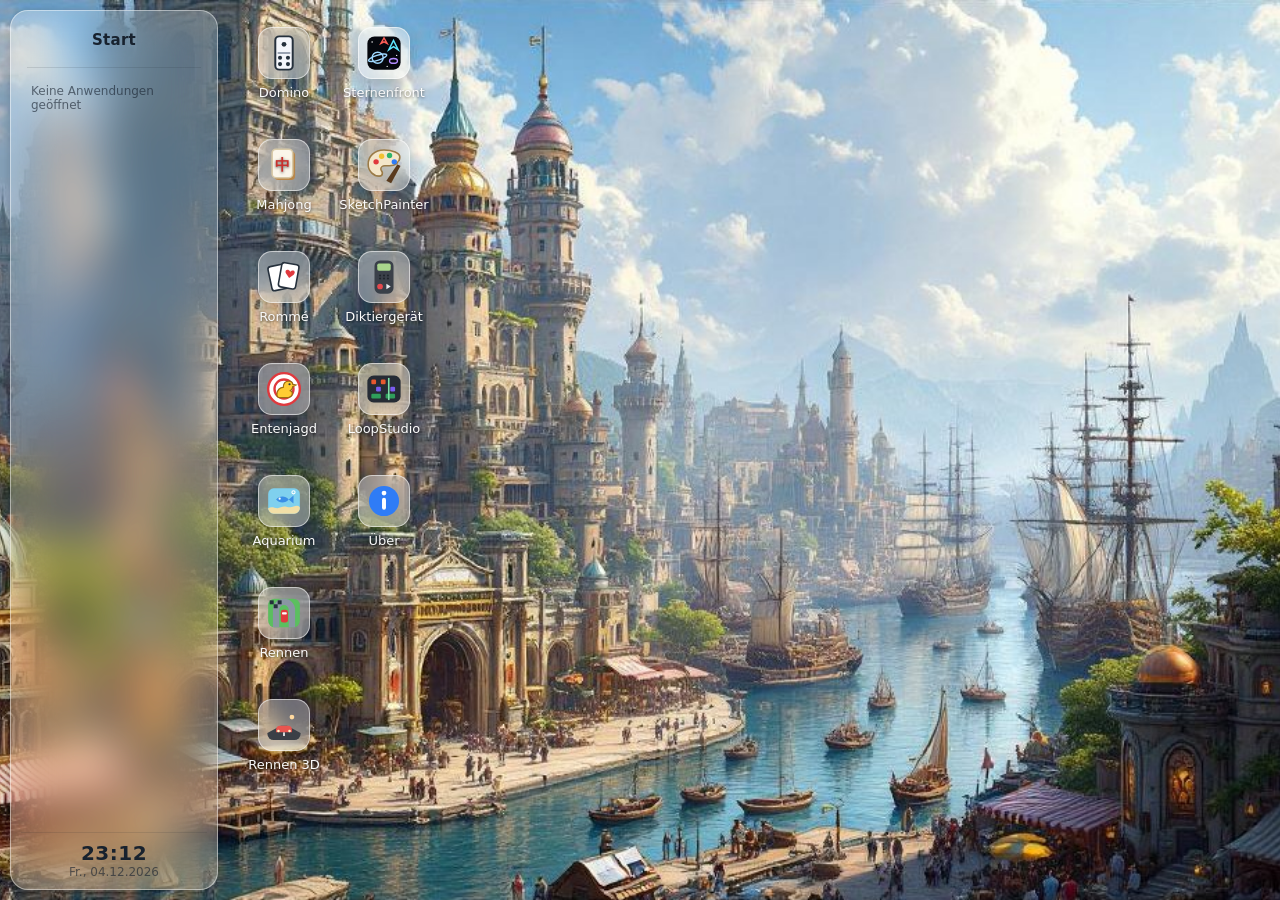
<file: index.html>
<!doctype html>
<html lang="de">
<head>
  <meta charset="utf-8">
  <meta name="viewport" content="width=device-width, initial-scale=1, viewport-fit=cover">
  <title>Spielesammlung</title>
  <meta name="description" content="Eine kleine Spielesammlung im Browser – Domino, Mahjong, Rommé, Entenjagd, Aquarium und Rennen.">
  <link rel="icon" href="data:image/svg+xml,%3Csvg xmlns='http://www.w3.org/2000/svg' viewBox='0 0 64 64'%3E%3Crect x='6' y='6' width='52' height='52' rx='14' fill='%233b82f6'/%3E%3Ccircle cx='24' cy='24' r='6' fill='white'/%3E%3Ccircle cx='40' cy='40' r='6' fill='white'/%3E%3C/svg%3E">
  <script>try { document.documentElement.dataset.os = localStorage.getItem('os.theme') || 'normal'; } catch (_) { document.documentElement.dataset.os = 'normal'; }</script>
  <link rel="stylesheet" href="css/os.css">
</head>
<body>
  <aside class="taskbar glass" aria-label="Taskleiste">
    <button class="start-btn" id="startBtn" aria-haspopup="menu" aria-expanded="false" title="Start">
      <span>Start</span>
    </button>
    <div class="task-sep"></div>
    <nav class="tasks" id="tasks" aria-label="Laufende Anwendungen"></nav>
    <div class="cp-center" aria-hidden="true"><span class="cp-date" id="cpDate"></span><span class="cp-title" id="cpTitle">spielesammlung</span><span class="cp-time" id="cpTime"></span></div>
    <div class="tray">
      <span class="cp-lang" aria-hidden="true">DE</span>
      <div class="clock" id="clock"><span class="time">--:--</span><span class="date"></span></div>
    </div>
  </aside>

  <div class="start-menu glass" id="startMenu" role="menu" hidden>
    <div class="start-head">Start</div>
    <div class="start-list" id="startList"></div>
  </div>

  <main class="desktop" id="desktop">
    <div class="icons" id="icons"></div>
  </main>

  <template id="winTpl">
    <section class="window glass" role="dialog">
      <header class="titlebar">
        <span class="win-icon"></span>
        <span class="win-title"></span>
        <span class="win-path"></span>
        <div class="win-controls">
          <button class="wc min" title="Minimieren" aria-label="Minimieren"><svg viewBox="0 0 12 12"><path d="M2 6h8"/></svg></button>
          <button class="wc max" title="Maximieren" aria-label="Maximieren"><svg viewBox="0 0 12 12"><rect x="2.5" y="2.5" width="7" height="7" rx="1"/></svg></button>
          <button class="wc fill" title="Auf Webseite füllen" aria-label="Auf Webseite füllen"><svg viewBox="0 0 12 12"><path d="M1.5 4.5v-3h3M7.5 1.5h3v3M10.5 7.5v3h-3M4.5 10.5h-3v-3"/></svg></button>
          <button class="wc close" title="Schließen" aria-label="Schließen"><svg viewBox="0 0 12 12"><path d="M3 3l6 6M9 3l-6 6"/></svg></button>
        </div>
      </header>
      <div class="win-body"></div>
      <div class="win-status" aria-hidden="true"><span class="m">NOR</span><span class="f"></span><span class="sp"></span><span class="r">utf-8 │ unix │ 100%</span></div>
      <button class="fill-exit" title="Füllen beenden" aria-label="Füllen beenden"><svg viewBox="0 0 12 12"><path d="M4.5 1.5v3h-3M10.5 4.5h-3v-3M7.5 10.5v-3h3M1.5 7.5h3v3"/></svg><span>Verkleinern</span></button>
      <div class="resize-handle" aria-hidden="true"></div>
    </section>
  </template>

  <script src="js/os.js"></script>
</body>
</html>
</file>
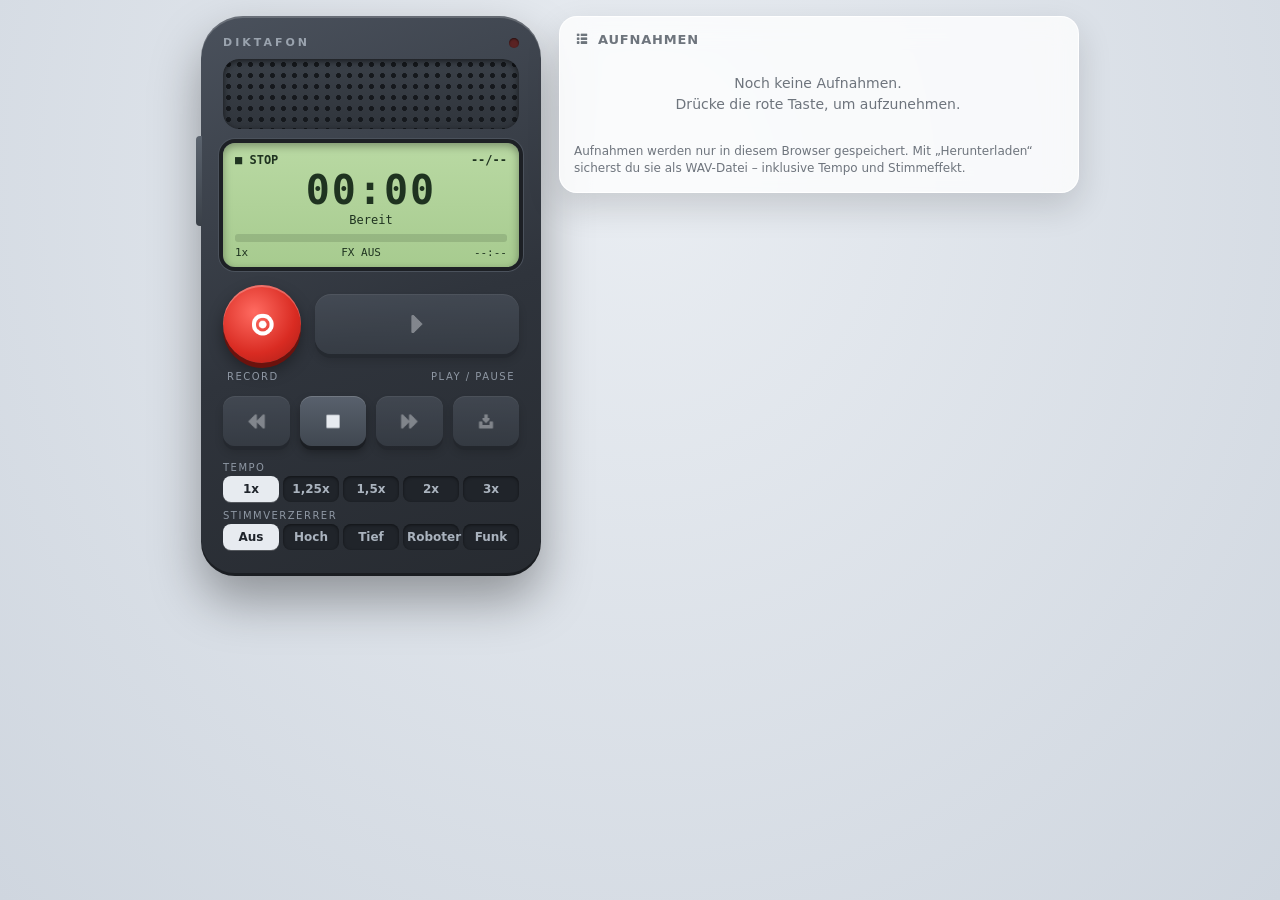
<file: apps/diktiergeraet/index.html>
<!doctype html>
<html lang="de">
<head>
<meta charset="utf-8">
<meta name="viewport" content="width=device-width, initial-scale=1">
<title>Diktiergerät</title>
<link rel="stylesheet" href="../../games/common.css">
<style>
  body {
    background: radial-gradient(ellipse at 50% 20%, #e9edf2 0%, #cfd6df 100%);
    overflow: auto;
  }
  .wrap { display: flex; gap: 18px; justify-content: center; align-items: flex-start; padding: 16px; min-height: 100%; flex-wrap: wrap; }
  .ico { display: inline-block; width: 22px; height: 22px; background: currentColor; -webkit-mask: var(--i) center / contain no-repeat; mask: var(--i) center / contain no-repeat; }

  /* ---------- Gerät ---------- */
  .device {
    width: 340px; flex: none;
    background: linear-gradient(160deg, #4a515c 0%, #2f343c 55%, #272b31 100%);
    border-radius: 42px 42px 34px 34px;
    padding: 20px 22px 26px;
    box-shadow: 0 24px 50px rgba(0,0,0,.35), inset 0 2px 0 rgba(255,255,255,.18), inset 0 -3px 0 rgba(0,0,0,.35);
    color: #d7dce3;
    position: relative;
  }
  .device::before { /* Seitenleiste */
    content: ""; position: absolute; left: -5px; top: 120px; width: 6px; height: 90px; border-radius: 4px 0 0 4px;
    background: linear-gradient(#5b636e, #3a4048);
  }
  .top { display: flex; justify-content: space-between; align-items: center; font-size: 11px; letter-spacing: 2px; color: #9aa3ae; margin-bottom: 10px; }
  .top .brand { font-weight: 700; letter-spacing: 3px; }
  .led { width: 10px; height: 10px; border-radius: 50%; background: #5a2323; box-shadow: inset 0 1px 2px rgba(0,0,0,.6); }
  .led.on { background: #ff3b30; box-shadow: 0 0 10px #ff3b30, inset 0 -1px 2px rgba(0,0,0,.3); animation: blink 1s steps(2) infinite; }
  .led.play { background: #3ddc84; box-shadow: 0 0 10px #3ddc84; animation: none; }
  @keyframes blink { 50% { opacity: .35; } }
  .grille {
    height: 70px; border-radius: 16px; margin-bottom: 14px;
    background: radial-gradient(circle, #15181c 2.2px, transparent 2.6px) 0 0 / 11px 11px, linear-gradient(#3a4048, #30353c);
    box-shadow: inset 0 2px 6px rgba(0,0,0,.6);
  }

  .lcd {
    border-radius: 12px; padding: 10px 12px 8px;
    background: linear-gradient(180deg, #b9d9a3 0%, #a7cb8f 100%);
    color: #1f3320;
    box-shadow: inset 0 3px 8px rgba(0,0,0,.35), 0 0 0 4px #1d2025, 0 0 0 5px #4b525c;
    font-family: ui-monospace, "SFMono-Regular", Menlo, Consolas, monospace;
    margin-bottom: 18px;
  }
  .lcd .row1 { display: flex; justify-content: space-between; font-size: 12px; font-weight: 700; }
  .lcd .counter { font-size: 40px; font-weight: 700; letter-spacing: 2px; text-align: center; line-height: 1.15; font-variant-numeric: tabular-nums; }
  .lcd .name { font-size: 12px; white-space: nowrap; overflow: hidden; text-overflow: ellipsis; text-align: center; min-height: 15px; }
  .lcd .row3 { display: flex; justify-content: space-between; font-size: 11px; margin-top: 4px; }
  .meter { height: 8px; border-radius: 3px; background: rgba(31,51,32,.15); overflow: hidden; margin-top: 6px; cursor: pointer; position: relative; }
  .meter i { position: absolute; left: 0; top: 0; bottom: 0; width: 0; background: #1f3320; border-radius: 3px; }

  .keys { display: grid; grid-template-columns: repeat(4, 1fr); gap: 10px; margin-bottom: 16px; }
  .key {
    height: 50px; border: 0; border-radius: 12px; cursor: pointer; color: #e7ebf0;
    background: linear-gradient(#59616d, #404750);
    box-shadow: 0 4px 0 #1b1e23, 0 6px 10px rgba(0,0,0,.35), inset 0 1px 0 rgba(255,255,255,.15);
    display: grid; place-items: center; transition: transform .06s, box-shadow .06s;
  }
  .key:active, .key.down { transform: translateY(3px); box-shadow: 0 1px 0 #1b1e23, 0 2px 4px rgba(0,0,0,.35), inset 0 1px 0 rgba(255,255,255,.1); }
  .key:disabled { opacity: .45; cursor: default; }
  .key small { display: block; font-size: 9px; letter-spacing: 1px; margin-top: -4px; opacity: .7; }
  .recrow { display: flex; align-items: center; gap: 14px; margin-bottom: 16px; }
  .rec {
    width: 78px; height: 78px; border-radius: 50%; border: 0; cursor: pointer; flex: none;
    background: radial-gradient(circle at 40% 35%, #ff6b61, #d92b22 60%, #a51d16);
    box-shadow: 0 5px 0 #6b120d, 0 8px 16px rgba(0,0,0,.4), inset 0 2px 0 rgba(255,255,255,.25);
    color: #fff; display: grid; place-items: center; transition: transform .06s, box-shadow .06s;
  }
  .rec .ico { width: 34px; height: 34px; }
  .rec:active, .rec.on { transform: translateY(4px); box-shadow: 0 1px 0 #6b120d, 0 3px 8px rgba(0,0,0,.4), inset 0 2px 6px rgba(0,0,0,.3); }
  .rec.on { background: radial-gradient(circle at 40% 35%, #ff8a80, #ff3b30 60%, #c4241b); }
  .play-big { flex: 1; height: 60px; border-radius: 16px; }
  .play-big .ico { width: 28px; height: 28px; }
  .labels { display: flex; justify-content: space-between; font-size: 10px; letter-spacing: 1.5px; color: #8f98a4; margin: -8px 4px 14px; }

  .opts { display: grid; gap: 8px; }
  .opts .lbl { font-size: 10px; letter-spacing: 1.5px; color: #8f98a4; margin-bottom: 3px; }
  .pick { display: flex; gap: 4px; flex-wrap: wrap; }
  .pick button {
    flex: 1; min-width: 44px; border: 0; border-radius: 8px; padding: 6px 4px; cursor: pointer; font-size: 12px; font-weight: 600;
    background: #20242a; color: #aab3be; box-shadow: inset 0 1px 3px rgba(0,0,0,.5);
  }
  .pick button.on { background: #e7ebf0; color: #1f242b; box-shadow: 0 1px 0 rgba(255,255,255,.2); }

  /* ---------- Aufnahmeliste ---------- */
  .list {
    width: 340px; flex: 1 1 320px; max-width: 520px;
    background: rgba(255,255,255,.78); border: 1px solid rgba(255,255,255,.95);
    border-radius: 18px; padding: 14px; box-shadow: 0 14px 34px rgba(0,0,0,.14);
    backdrop-filter: blur(14px); -webkit-backdrop-filter: blur(14px);
  }
  .list h2 { display: flex; align-items: center; gap: 8px; margin: 0 0 8px; font-size: 13px; text-transform: uppercase; letter-spacing: .8px; color: var(--ui-dim); }
  .list h2 .ico { width: 16px; height: 16px; }
  .list h2 span.count { margin-left: auto; text-transform: none; letter-spacing: 0; }
  /* höchstens 10 Einträge sichtbar, der Rest wird gescrollt */
  .items { --row: 48px; max-height: calc(var(--row) * 10 + 9 * 4px); overflow-y: auto; display: flex; flex-direction: column; gap: 4px; padding-right: 2px; }
  .item {
    height: var(--row); flex: none; display: flex; align-items: center; gap: 10px; padding: 0 6px 0 12px;
    border-radius: 10px; background: #fff; border: 1px solid rgba(24,34,46,.07); cursor: pointer;
  }
  .item:hover { border-color: rgba(47,124,246,.35); }
  .item.sel { border-color: var(--accent); box-shadow: 0 0 0 2px rgba(47,124,246,.2); }
  .item .meta { flex: 1; min-width: 0; line-height: 1.2; }
  .item .meta b { display: block; font-size: 14px; white-space: nowrap; overflow: hidden; text-overflow: ellipsis; font-weight: 600; }
  .item .meta small { color: var(--ui-dim); font-size: 12px; }
  .item .act { width: 34px; height: 34px; border: 0; border-radius: 8px; background: transparent; cursor: pointer; color: #45505c; display: grid; place-items: center; }
  .item .act:hover { background: rgba(24,34,46,.07); }
  .item .act.del:hover { color: var(--danger); }
  .item .act .ico { width: 18px; height: 18px; }
  .empty { color: var(--ui-dim); font-size: 14px; padding: 18px 6px; text-align: center; line-height: 1.5; }
  .note { font-size: 12px; color: var(--ui-dim); margin-top: 10px; line-height: 1.45; }

  @media (max-width: 400px) {
    .wrap { padding: 10px; }
    .device { width: 100%; padding: 16px; }
    .list { width: 100%; }
  }
</style>
</head>
<body>
<div class="wrap">
  <section class="device" aria-label="Diktiergerät">
    <div class="top"><span class="brand">DIKTAFON</span><span class="led" id="led"></span></div>
    <div class="grille"></div>
    <div class="lcd" aria-live="polite">
      <div class="row1"><span id="lcdState">■ STOP</span><span id="lcdIndex">--/--</span></div>
      <div class="counter" id="lcdTime">00:00</div>
      <div class="name" id="lcdName">Bereit</div>
      <div class="meter" id="meter" title="Klicken zum Springen"><i id="meterBar"></i></div>
      <div class="row3"><span id="lcdSpeed">1x</span><span id="lcdFx">FX AUS</span><span id="lcdTotal">--:--</span></div>
    </div>

    <div class="recrow">
      <button class="rec" id="recBtn" title="Neue Aufnahme starten / beenden"><span class="ico" style="--i:url(../../assets/icons/target.png)"></span></button>
      <button class="key play-big" id="playBtn" title="Abspielen / Pause"><span class="ico" id="playIco" style="--i:url(../../assets/icons/right.png)"></span></button>
    </div>
    <div class="labels"><span>RECORD</span><span>PLAY / PAUSE</span></div>

    <div class="keys">
      <button class="key" id="rewBtn" title="5 Sekunden zurück"><span class="ico" style="--i:url(../../assets/icons/rewind.png)"></span></button>
      <button class="key" id="stopBtn" title="Stopp"><span class="ico" style="--i:url(../../assets/icons/stop.png)"></span></button>
      <button class="key" id="ffBtn" title="5 Sekunden vor"><span class="ico" style="--i:url(../../assets/icons/fastForward.png)"></span></button>
      <button class="key" id="dlBtn" title="Herunterladen (WAV, mit Tempo &amp; Effekt)"><span class="ico" style="--i:url(../../assets/icons/import.png)"></span></button>
    </div>

    <div class="opts">
      <div><div class="lbl">TEMPO</div><div class="pick" id="speedSel"></div></div>
      <div><div class="lbl">STIMMVERZERRER</div><div class="pick" id="fxSel"></div></div>
    </div>
  </section>

  <section class="list">
    <h2><span class="ico" style="--i:url(../../assets/icons/menuList.png)"></span>Aufnahmen <span class="count" id="count"></span></h2>
    <div class="items" id="items"></div>
    <div class="note" id="note">Aufnahmen werden nur in diesem Browser gespeichert. Mit „Herunterladen“ sicherst du sie als WAV-Datei – inklusive Tempo und Stimmeffekt.</div>
  </section>
</div>
<div class="overlay" id="dlg" hidden><div class="panel" id="dlgPanel"></div></div>
<div class="toast" id="toast"></div>
<script src="dsp.js"></script>
<script src="recorder.js"></script>
</body>
</html>
</file>
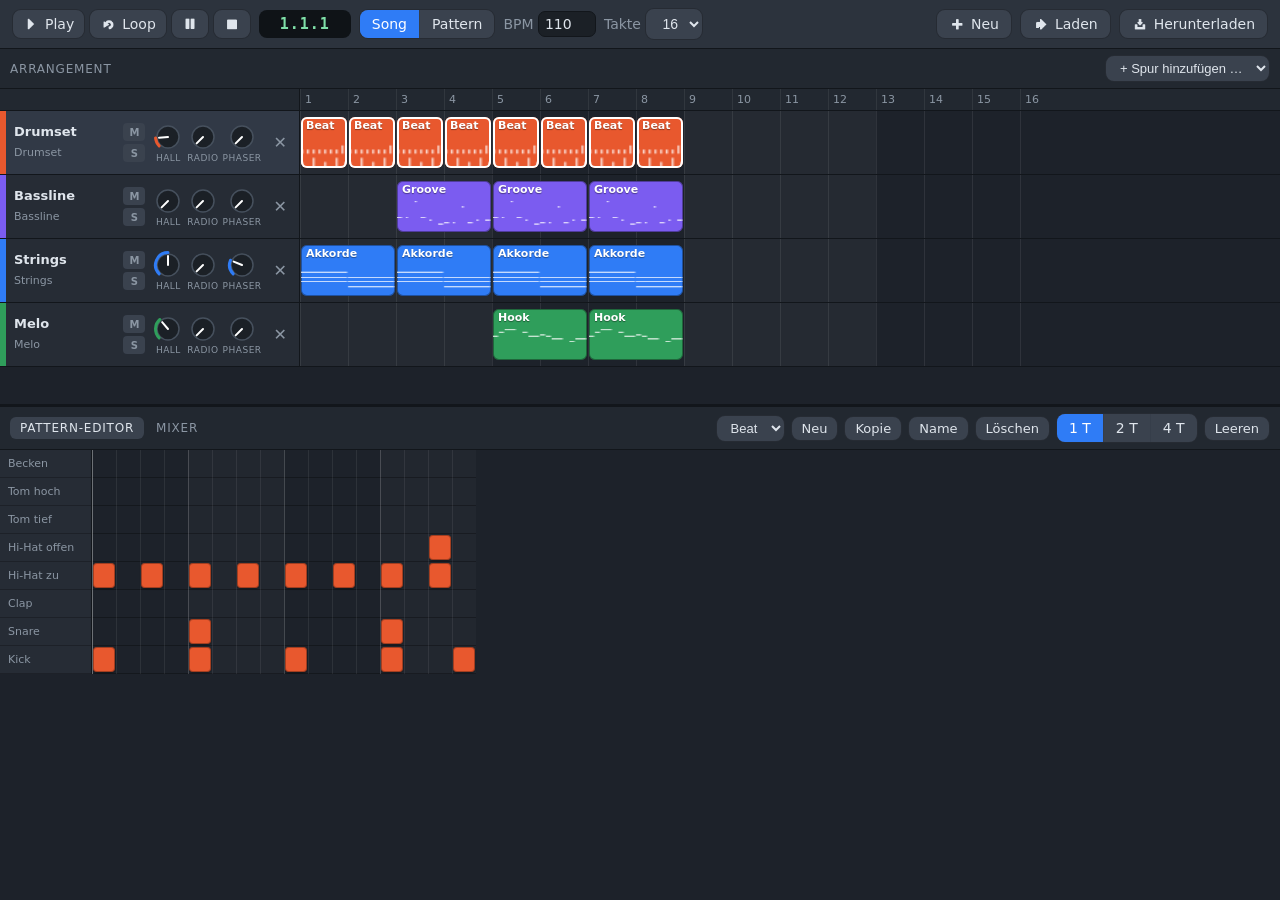
<file: apps/loopstudio/index.html>
<!doctype html>
<html lang="de">
<head>
<meta charset="utf-8">
<meta name="viewport" content="width=device-width, initial-scale=1">
<title>LoopStudio</title>
<link rel="stylesheet" href="../../games/common.css">
<style>
  :root { --hdr: 300px; --bw: 48px; --cw: 24px; --bg: #1d222a; --panel: #262c35; --line: rgba(255,255,255,.07); --txt: #dfe5ec; --dim: #8b96a3; }
  body { display: flex; flex-direction: column; background: var(--bg); color: var(--txt); }
  .toolbar { background: #2c333d; border-bottom: 1px solid #12161b; color: var(--txt); }
  .toolbar .stat { color: var(--dim); }
  .toolbar .stat b { color: var(--txt); }
  .btn { background: #3a424e; color: var(--txt); border-color: rgba(0,0,0,.35); box-shadow: none; }
  .btn:hover { background: #46505d; box-shadow: none; }
  .btn.on { background: var(--accent); color: #fff; }
  .ico { display: inline-block; width: 16px; height: 16px; background: currentColor; -webkit-mask: var(--i) center / contain no-repeat; mask: var(--i) center / contain no-repeat; }
  .transport { display: flex; gap: 4px; }
  .transport .btn { padding: 6px 10px; }
  .transport .btn.play.on { background: #2f9e5b; }
  .lcd { font: 700 15px ui-monospace, Menlo, Consolas, monospace; background: #0f1317; color: #7fe0a8; padding: 5px 10px; border-radius: 8px; min-width: 92px; text-align: center; letter-spacing: 1px; }
  .seg { background: #3a424e; border-color: rgba(0,0,0,.35); }
  .seg button { color: var(--txt); }
  input.num { width: 58px; font: inherit; background: #1b2026; color: var(--txt); border: 1px solid #12161b; border-radius: 7px; padding: 4px 6px; }
  select.btn { background: #3a424e; color: var(--txt); }

  .section-head { display: flex; align-items: center; gap: 10px; padding: 6px 10px; background: #222830; border-bottom: 1px solid #12161b; font-size: 12px; text-transform: uppercase; letter-spacing: .8px; color: var(--dim); }
  .section-head .spacer { flex: 1; }
  .section-head .btn, .section-head select { text-transform: none; letter-spacing: 0; font-size: 13px; padding: 4px 10px; }

  /* ---------- Arrangement ---------- */
  .arr { flex: 1 1 40%; min-height: 150px; display: flex; flex-direction: column; border-bottom: 3px solid #12161b; }
  .arr-scroll { flex: 1; overflow: auto; position: relative; }
  .arr-inner { position: relative; min-width: max-content; }
  .ruler { display: flex; position: sticky; top: 0; z-index: 6; background: #222830; height: 22px; border-bottom: 1px solid #12161b; }
  .ruler .corner { position: sticky; left: 0; width: var(--hdr); flex: none; background: #222830; z-index: 2; border-right: 1px solid #12161b; }
  .ruler .bar { width: var(--bw); flex: none; font-size: 11px; color: var(--dim); padding: 4px 0 0 4px; border-left: 1px solid var(--line); cursor: pointer; }
  .trow { display: flex; height: 64px; border-bottom: 1px solid #12161b; }
  .thead {
    position: sticky; left: 0; z-index: 4; width: var(--hdr); flex: none; display: flex; align-items: center; gap: 8px;
    background: var(--panel); border-right: 1px solid #12161b; padding: 0 8px 0 0; cursor: pointer;
  }
  .thead.sel { background: #313946; }
  .thead .color { width: 6px; align-self: stretch; }
  .thead .info { flex: 1; min-width: 0; line-height: 1.25; }
  .thead .info b { display: block; font-size: 13px; white-space: nowrap; overflow: hidden; text-overflow: ellipsis; }
  .thead .info small { font-size: 11px; color: var(--dim); }
  .thead .ms { display: flex; flex-direction: column; gap: 3px; }
  .thead .ms button { width: 22px; height: 18px; font-size: 10px; font-weight: 700; border: 0; border-radius: 4px; background: #3a424e; color: var(--dim); cursor: pointer; padding: 0; }
  .thead .ms button.m.on { background: #e5484d; color: #fff; }
  .thead .ms button.s.on { background: #f2c230; color: #222; }
  .thead .del { border: 0; background: none; color: var(--dim); cursor: pointer; font-size: 16px; padding: 2px 4px; }
  .thead .del:hover { color: #ff6b6b; }
  .lane { position: relative; flex: none; background:
      linear-gradient(90deg, rgba(255,255,255,.08) 1px, transparent 1px) 0 0 / var(--bw) 100%,
      linear-gradient(90deg, rgba(255,255,255,.035) 0 calc(var(--bw) * 4), transparent 0 calc(var(--bw) * 8)) 0 0 / calc(var(--bw) * 8) 100%;
    cursor: copy; }
  .clip { position: absolute; top: 6px; bottom: 6px; border-radius: 6px; overflow: hidden; cursor: pointer; box-shadow: inset 0 0 0 1px rgba(0,0,0,.35); }
  .clip span { position: absolute; left: 5px; top: 2px; font-size: 11px; font-weight: 700; color: #fff; text-shadow: 0 1px 1px rgba(0,0,0,.4); white-space: nowrap; }
  .clip canvas { position: absolute; left: 0; top: 16px; width: 100%; height: calc(100% - 18px); opacity: .85; }
  .clip.cur { box-shadow: inset 0 0 0 2px #fff; }
  .empty-arr { padding: 22px; color: var(--dim); font-size: 14px; }
  .playhead { position: absolute; top: 0; bottom: 0; width: 2px; background: #7fe0a8; z-index: 5; pointer-events: none; box-shadow: 0 0 6px #7fe0a8; }

  /* ---------- Unterer Bereich ---------- */
  .bottom { flex: 1 1 55%; min-height: 220px; display: flex; flex-direction: column; }
  .tabs { display: flex; gap: 2px; }
  .tabs button { border: 0; background: transparent; color: var(--dim); padding: 4px 10px; border-radius: 6px; cursor: pointer; font: inherit; font-size: 12px; text-transform: uppercase; letter-spacing: .8px; }
  .tabs button.on { background: #3a424e; color: var(--txt); }
  .view { flex: 1; min-height: 0; display: flex; flex-direction: column; }
  .view[hidden] { display: none; }

  .ed-scroll { flex: 1; overflow: auto; position: relative; }
  .ed-inner { display: flex; min-width: max-content; position: relative; }
  .keys { position: sticky; left: 0; z-index: 3; width: 92px; flex: none; background: var(--panel); border-right: 1px solid #12161b; }
  .key { height: var(--rh); display: flex; align-items: center; padding-left: 8px; font-size: 11px; color: var(--dim); border-bottom: 1px solid rgba(0,0,0,.25); cursor: pointer; }
  .key.white { background: #e9edf2; color: #333; }
  .key.black { background: #2a3038; color: #cfd6de; }
  .key.c { font-weight: 700; }
  .key:hover { filter: brightness(1.1); }
  .grid { position: relative; flex: none; cursor: crosshair; touch-action: none;
    background:
      linear-gradient(90deg, rgba(255,255,255,.22) 1px, transparent 1px) 0 0 / calc(var(--cw) * 16) 100%,
      linear-gradient(90deg, rgba(255,255,255,.11) 1px, transparent 1px) 0 0 / calc(var(--cw) * 4) 100%,
      linear-gradient(90deg, var(--line) 1px, transparent 1px) 0 0 / var(--cw) 100%,
      linear-gradient(0deg, rgba(0,0,0,.3) 1px, transparent 1px) 0 0 / 100% var(--rh),
      linear-gradient(90deg, transparent 0 calc(var(--cw) * 4), rgba(255,255,255,.025) 0 calc(var(--cw) * 8)) 0 0 / calc(var(--cw) * 8) 100%;
  }
  .grid .stripe { position: absolute; left: 0; right: 0; height: var(--rh); background: rgba(0,0,0,.18); pointer-events: none; }
  .note { position: absolute; height: calc(var(--rh) - 3px); margin-top: 1px; border-radius: 4px; box-shadow: inset 0 0 0 1px rgba(0,0,0,.3), 0 1px 2px rgba(0,0,0,.4); pointer-events: none; }
  .stepcol { position: absolute; top: 0; bottom: 0; width: var(--cw); background: rgba(127,224,168,.16); pointer-events: none; }
  .ed-empty { padding: 22px; color: var(--dim); font-size: 14px; }

  /* ---------- Mixer ---------- */
  .mixer { flex: 1; display: flex; gap: 8px; padding: 12px; overflow-x: auto; align-items: stretch; }
  .strip { width: 86px; flex: none; background: var(--panel); border-radius: 10px; padding: 8px 6px; display: flex; flex-direction: column; align-items: center; gap: 6px; border-top: 4px solid var(--c, #888); }
  .strip.master { --c: #fff; background: #303845; width: 96px; margin-left: 8px; }
  .strip .nm { font-size: 12px; font-weight: 600; max-width: 100%; white-space: nowrap; overflow: hidden; text-overflow: ellipsis; }
  .strip .fader { flex: 1; display: flex; gap: 6px; min-height: 120px; }
  .strip input[type=range] { writing-mode: vertical-lr; direction: rtl; width: 26px; height: 100%; accent-color: var(--c, #fff); }
  .vu { width: 8px; height: 100%; background: #12161b; border-radius: 4px; position: relative; overflow: hidden; }
  .vu i { position: absolute; left: 0; right: 0; bottom: 0; height: 0; background: linear-gradient(0deg, #2fbf6a 0 60%, #f2c230 60% 85%, #e5484d 85%); background-size: 100% var(--vh, 150px); background-position: bottom; }
  .strip .val { font-size: 11px; color: var(--dim); font-variant-numeric: tabular-nums; }
  .strip .ms { display: flex; gap: 3px; }
  .strip .ms button { width: 26px; height: 20px; font-size: 10px; font-weight: 700; border: 0; border-radius: 4px; background: #3a424e; color: var(--dim); cursor: pointer; }
  .strip .ms button.m.on { background: #e5484d; color: #fff; }
  .strip .ms button.s.on { background: #f2c230; color: #222; }

  /* ---------- Drehregler ---------- */
  .knob { display: flex; flex-direction: column; align-items: center; gap: 1px; cursor: ns-resize; touch-action: none; user-select: none; outline: none; }
  .knob svg { width: 30px; height: 30px; }
  .knob small { font-size: 9px; color: var(--dim); text-transform: uppercase; letter-spacing: .5px; }
  .knob:focus-visible svg { filter: drop-shadow(0 0 3px var(--accent)); }

  .panel { color: var(--ui-text); }
  .panel input[type=text] { width: 100%; font: inherit; padding: 6px 10px; border-radius: 8px; border: 1px solid rgba(24,34,46,.2); }
  #edTools { display: flex; gap: 6px; align-items: center; overflow-x: auto; min-width: 0; scrollbar-width: none; }
  .bottom .section-head .spacer { min-width: 6px; }
  @media (max-width: 760px) {
    :root { --hdr: 236px; --bw: 40px; }
    .thead { gap: 5px; padding-right: 4px; }
    .thead .info small { display: none; }
    .knob svg { width: 24px; height: 24px; }
    .knob small { font-size: 8px; }
    .thead .del { padding: 2px; font-size: 14px; }
    .toolbar .lbl { display: none; }
    .tabs button { padding: 4px 6px; }
    .tabs .long { display: none; }
    .bottom .section-head { flex-wrap: nowrap; }
  }
</style>
</head>
<body>
  <div class="toolbar">
    <div class="transport">
      <button class="btn play" id="playBtn" title="Play (Leertaste)"><span class="ico" style="--i:url(../../assets/icons/right.png)"></span><span class="lbl">Play</span></button>
      <button class="btn play" id="loopBtn" title="Play in Loop"><span class="ico" style="--i:url(../../assets/icons/return.png)"></span><span class="lbl">Loop</span></button>
      <button class="btn" id="pauseBtn" title="Pause"><span class="ico" style="--i:url(../../assets/icons/pause.png)"></span></button>
      <button class="btn" id="stopBtn" title="Stop"><span class="ico" style="--i:url(../../assets/icons/stop.png)"></span></button>
    </div>
    <span class="lcd" id="pos">1.1.1</span>
    <div class="seg" id="modeSeg" title="Song: Arrangement abspielen · Pattern: nur den Loop im Editor">
      <button data-m="song" class="on">Song</button><button data-m="pattern">Pattern</button>
    </div>
    <label class="stat">BPM <input class="num" type="number" id="bpm" min="40" max="240" value="110"></label>
    <label class="stat">Takte <select class="btn" id="bars"><option>8</option><option selected>16</option><option>32</option><option>64</option></select></label>
    <span class="spacer"></span>
    <button class="btn" id="newBtn" title="Neues Projekt"><span class="ico" style="--i:url(../../assets/icons/plus.png)"></span><span class="lbl">Neu</span></button>
    <button class="btn" id="loadBtn" title="Setup laden (.json)"><span class="ico" style="--i:url(../../assets/icons/open.png)"></span><span class="lbl">Laden</span></button>
    <button class="btn" id="saveBtn" title="Setup herunterladen (.json)"><span class="ico" style="--i:url(../../assets/icons/import.png)"></span><span class="lbl">Herunterladen</span></button>
    <input type="file" id="file" accept=".json,application/json" hidden>
  </div>

  <section class="arr">
    <div class="section-head">Arrangement
      <span class="spacer"></span>
      <select class="btn" id="addTrack" title="Neue Spur anlegen">
        <option value="">+ Spur hinzufügen …</option>
        <option value="drums">Drumset</option><option value="bass">Bassline</option><option value="melo">Melo</option>
        <option value="strings">Strings</option><option value="fx">Soundeffekte</option>
      </select>
    </div>
    <div class="arr-scroll" id="arrScroll"><div class="arr-inner" id="arr"></div></div>
  </section>

  <section class="bottom">
    <div class="section-head">
      <div class="tabs" id="tabs"><button data-v="editor" class="on">Pattern<span class="long">-Editor</span></button><button data-v="mixer">Mixer</button></div>
      <span class="spacer"></span>
      <span id="edTools"></span>
    </div>
    <div class="view" id="editorView"><div class="ed-scroll" id="edScroll"><div class="ed-inner" id="ed"></div></div></div>
    <div class="view" id="mixerView" hidden><div class="mixer" id="mixer"></div></div>
  </section>

  <div class="overlay" id="dlg" hidden><div class="panel" id="dlgPanel"></div></div>
  <div class="toast" id="toast"></div>
  <script src="audio.js"></script>
  <script src="studio.js"></script>
</body>
</html>
</file>
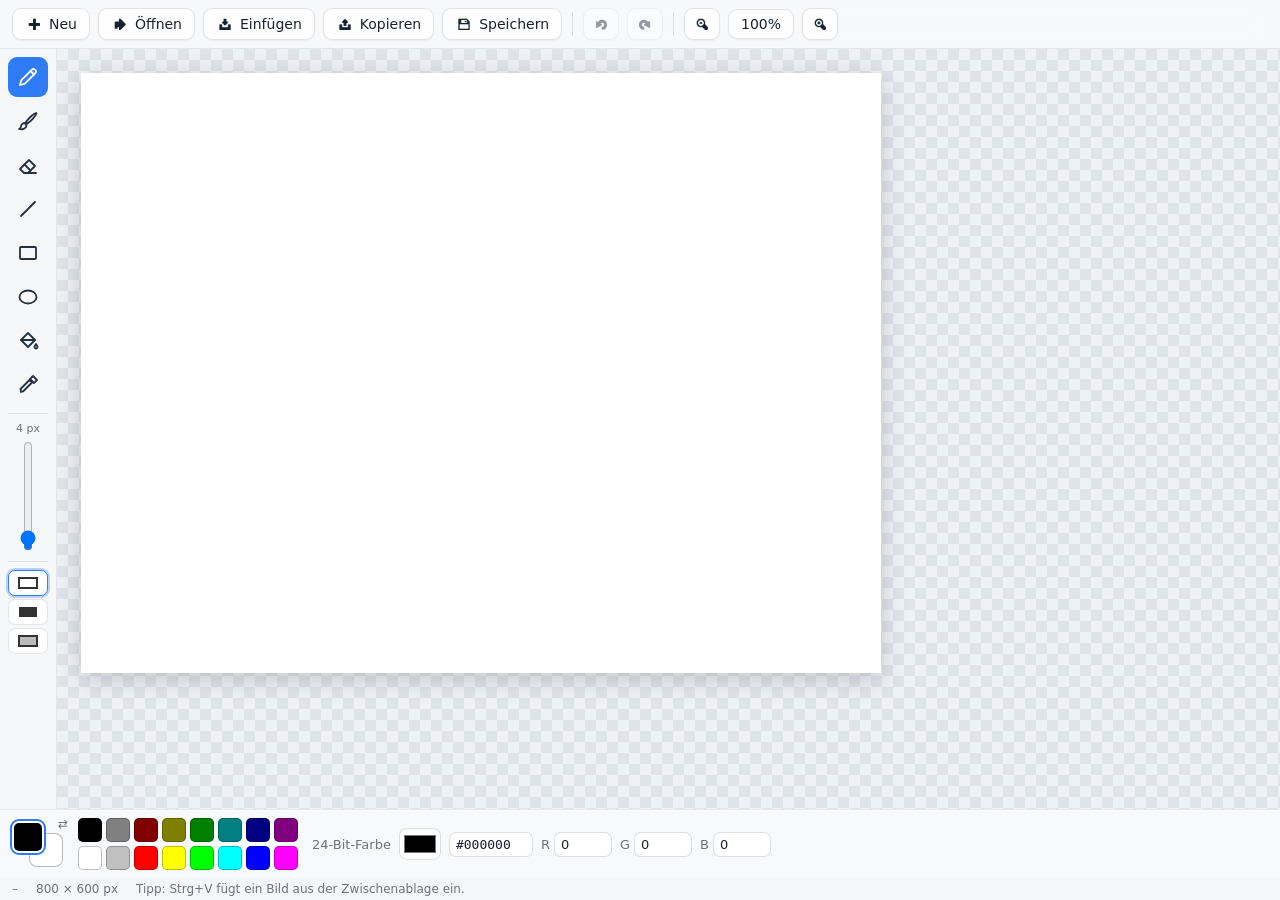
<file: apps/sketchpainter/index.html>
<!doctype html>
<html lang="de">
<head>
<meta charset="utf-8">
<meta name="viewport" content="width=device-width, initial-scale=1">
<title>SketchPainter</title>
<link rel="stylesheet" href="../../games/common.css">
<style>
  body { display: grid; grid-template-rows: auto 1fr auto auto; grid-template-columns: auto 1fr; background: #e9edf2; }
  .toolbar { grid-column: 1 / -1; }
  .ico { width: 18px; height: 18px; display: inline-block; background: currentColor; -webkit-mask: var(--i) center / contain no-repeat; mask: var(--i) center / contain no-repeat; flex: none; }
  .btn.icon-only { padding: 6px 8px; }
  .sep { width: 1px; height: 24px; background: rgba(24,34,46,.12); margin: 0 2px; }
  #zoomLbl { min-width: 52px; text-align: center; font-variant-numeric: tabular-nums; }

  .tools {
    grid-row: 2 / 3; display: flex; flex-direction: column; gap: 4px; padding: 8px;
    background: rgba(255,255,255,.6); border-right: 1px solid rgba(24,34,46,.08); overflow-y: auto;
  }
  .tool {
    width: 40px; height: 40px; border-radius: 9px; border: 1px solid transparent; background: transparent;
    display: grid; place-items: center; cursor: pointer; color: #26313d;
  }
  .tool svg { width: 24px; height: 24px; fill: none; stroke: currentColor; stroke-width: 1.8; stroke-linecap: round; stroke-linejoin: round; }
  .tool:hover { background: rgba(255,255,255,.9); }
  .tool.on { background: var(--accent); color: #fff; }
  .tools hr { width: 100%; border: 0; border-top: 1px solid rgba(24,34,46,.1); margin: 4px 0; }
  .size { display: flex; flex-direction: column; align-items: center; gap: 4px; font-size: 11px; color: var(--ui-dim); }
  .size input { writing-mode: vertical-lr; direction: rtl; height: 110px; width: 24px; }
  .fillmode { display: flex; flex-direction: column; gap: 3px; }
  .fillmode button { width: 40px; height: 26px; border-radius: 7px; border: 1px solid rgba(24,34,46,.12); background: #fff; cursor: pointer; display: grid; place-items: center; }
  .fillmode button.on { border-color: var(--accent); box-shadow: 0 0 0 2px rgba(47,124,246,.3); }
  .fillmode svg { width: 22px; height: 14px; }

  .stage { position: relative; overflow: auto; background:
      repeating-conic-gradient(#dfe4ea 0 25%, #eef1f5 0 50%) 0 0 / 22px 22px; }
  .stage .inner { position: relative; margin: 24px; display: inline-block; box-shadow: 0 6px 24px rgba(0,0,0,.18); }
  .stage canvas { position: absolute; left: 0; top: 0; touch-action: none; }
  .stage canvas#cv { position: relative; display: block; background: transparent; }
  .stage.pixel canvas { image-rendering: pixelated; }
  #ov { cursor: crosshair; }

  .colors {
    grid-column: 1 / -1; display: flex; align-items: center; gap: 14px; flex-wrap: wrap;
    padding: 8px 12px; background: rgba(255,255,255,.7); border-top: 1px solid rgba(24,34,46,.08);
  }
  .slots { position: relative; width: 52px; height: 46px; flex: none; }
  .slot { position: absolute; width: 32px; height: 32px; border-radius: 7px; border: 2px solid #fff; box-shadow: 0 0 0 1px rgba(0,0,0,.25); cursor: pointer; padding: 0; }
  .slot.primary { left: 0; top: 0; z-index: 2; }
  .slot.secondary { left: 18px; top: 13px; }
  .slot.active { box-shadow: 0 0 0 2px var(--accent); }
  .swap { position: absolute; right: -6px; top: -6px; width: 18px; height: 18px; font-size: 12px; line-height: 1; border: 0; background: none; cursor: pointer; color: var(--ui-dim); z-index: 3; }
  .palette { display: grid; grid-template-columns: repeat(8, 24px); gap: 4px; }
  .palette button { width: 24px; height: 24px; border-radius: 5px; border: 1px solid rgba(0,0,0,.25); cursor: pointer; padding: 0; }
  .palette button:hover { transform: scale(1.12); }
  .rgb { display: flex; align-items: center; gap: 8px; font-size: 13px; color: var(--ui-dim); flex-wrap: wrap; }
  .rgb input[type=color] { width: 42px; height: 32px; border: 1px solid rgba(24,34,46,.15); border-radius: 8px; padding: 2px; background: #fff; cursor: pointer; }
  .rgb input[type=text], .rgb input[type=number] { font: inherit; color: var(--ui-text); border: 1px solid rgba(24,34,46,.15); border-radius: 7px; padding: 4px 6px; background: #fff; }
  .rgb input[type=text] { width: 84px; font-family: ui-monospace, monospace; }
  .rgb input[type=number] { width: 58px; }
  .rgb label { display: inline-flex; align-items: center; gap: 4px; }

  .status { grid-column: 1 / -1; display: flex; gap: 18px; padding: 4px 12px; font-size: 12px; color: var(--ui-dim); background: rgba(255,255,255,.55); }
  .panel label.row input { width: 90px; font: inherit; padding: 4px 6px; border-radius: 7px; border: 1px solid rgba(24,34,46,.2); }

  @media (max-width: 720px), (orientation: portrait) {
    body { grid-template-columns: 1fr; grid-template-rows: auto auto 1fr auto auto; }
    .tools { grid-row: auto; flex-direction: row; flex-wrap: wrap; border-right: 0; border-bottom: 1px solid rgba(24,34,46,.08); align-items: center; }
    .tools hr { width: 1px; height: 28px; border: 0; border-left: 1px solid rgba(24,34,46,.1); margin: 0 2px; }
    .size { flex-direction: row; }
    .size input { writing-mode: horizontal-tb; direction: ltr; height: 24px; width: 110px; }
    .fillmode { flex-direction: row; }
    .stage .inner { margin: 12px; }
    .toolbar .lbl { display: none; }
  }
</style>
</head>
<body>
  <div class="toolbar">
    <button class="btn" id="newBtn" title="Neues Bild"><span class="ico" style="--i:url(../../assets/icons/plus.png)"></span><span class="lbl">Neu</span></button>
    <button class="btn" id="openBtn" title="Bild öffnen (Strg+O)"><span class="ico" style="--i:url(../../assets/icons/open.png)"></span><span class="lbl">Öffnen</span></button>
    <button class="btn" id="pasteBtn" title="Bild aus der Zwischenablage einfügen (Strg+V)"><span class="ico" style="--i:url(../../assets/icons/import.png)"></span><span class="lbl">Einfügen</span></button>
    <button class="btn" id="copyBtn" title="Bild in die Zwischenablage kopieren (Strg+C)"><span class="ico" style="--i:url(../../assets/icons/export.png)"></span><span class="lbl">Kopieren</span></button>
    <button class="btn" id="saveBtn" title="Als PNG speichern (Strg+S)"><span class="ico" style="--i:url(../../assets/icons/save.png)"></span><span class="lbl">Speichern</span></button>
    <span class="sep"></span>
    <button class="btn icon-only" id="undoBtn" title="Rückgängig (Strg+Z)"><span class="ico" style="--i:url(../../assets/icons/return.png)"></span></button>
    <button class="btn icon-only" id="redoBtn" title="Wiederholen (Strg+Y)"><span class="ico" style="--i:url(../../assets/icons/return.png);transform:scaleX(-1)"></span></button>
    <span class="sep"></span>
    <button class="btn icon-only" id="zoomOut" title="Verkleinern"><span class="ico" style="--i:url(../../assets/icons/zoomOut.png)"></span></button>
    <button class="btn" id="zoomLbl" title="Einpassen">100%</button>
    <button class="btn icon-only" id="zoomIn" title="Vergrößern"><span class="ico" style="--i:url(../../assets/icons/zoomIn.png)"></span></button>
    <input type="file" id="file" accept="image/*" hidden>
  </div>

  <div class="tools" id="tools">
    <button class="tool on" data-tool="pencil" title="Stift"><svg viewBox="0 0 24 24"><path d="M4 20l1.2-4.6L16 4.6a2 2 0 0 1 2.8 0l.6.6a2 2 0 0 1 0 2.8L8.6 18.8z"/><path d="M14.5 6l3.5 3.5"/></svg></button>
    <button class="tool" data-tool="brush" title="Pinsel (weich)"><svg viewBox="0 0 24 24"><path d="M20 4c-3 1-8 6-10 9l1.5 1.5c3-2 8-7 9-10z"/><path d="M9 14c-2 0-4 1.5-4 3.5 0 1-1 2-2 2.5 3 1 7 0 7.5-3.5z"/></svg></button>
    <button class="tool" data-tool="eraser" title="Radierer (malt weiß)"><svg viewBox="0 0 24 24"><path d="M4 16l9-9 6 6-7 7H8z"/><path d="M8.5 11.5l6 6M12 20h8"/></svg></button>
    <button class="tool" data-tool="line" title="Linie (Umschalt = 45°)"><svg viewBox="0 0 24 24"><path d="M5 19L19 5"/></svg></button>
    <button class="tool" data-tool="rect" title="Rechteck (Umschalt = Quadrat)"><svg viewBox="0 0 24 24"><rect x="4" y="6" width="16" height="12" rx="1"/></svg></button>
    <button class="tool" data-tool="ellipse" title="Ellipse (Umschalt = Kreis)"><svg viewBox="0 0 24 24"><ellipse cx="12" cy="12" rx="8.5" ry="6.5"/></svg></button>
    <button class="tool" data-tool="fill" title="Füllen"><svg viewBox="0 0 24 24"><path d="M5 11l7-7 7 7-7 7z"/><path d="M5 11h14"/><path d="M20 15s1.5 2 1.5 3a1.5 1.5 0 0 1-3 0c0-1 1.5-3 1.5-3z"/></svg></button>
    <button class="tool" data-tool="picker" title="Farbe aufnehmen"><svg viewBox="0 0 24 24"><path d="M14 6l4 4M5 19l2-.5 9-9-2.5-2.5-9 9z"/><path d="M15 5l2-2 4 4-2 2"/></svg></button>
    <hr>
    <div class="size"><span id="sizeLbl">4 px</span><input type="range" id="size" min="1" max="60" value="4" aria-label="Strichstärke"></div>
    <hr>
    <div class="fillmode" id="fillmode" title="Formen: Umriss / gefüllt / beides">
      <button data-f="stroke" class="on" title="Umriss"><svg viewBox="0 0 22 14"><rect x="2" y="2" width="18" height="10" fill="none" stroke="#333" stroke-width="2"/></svg></button>
      <button data-f="fill" title="Gefüllt (Farbe 1)"><svg viewBox="0 0 22 14"><rect x="2" y="2" width="18" height="10" fill="#333"/></svg></button>
      <button data-f="both" title="Umriss Farbe 1, Füllung Farbe 2"><svg viewBox="0 0 22 14"><rect x="2" y="2" width="18" height="10" fill="#bbb" stroke="#333" stroke-width="2"/></svg></button>
    </div>
  </div>

  <div class="stage" id="stage"><div class="inner" id="inner"><canvas id="cv"></canvas><canvas id="ov"></canvas></div></div>

  <div class="colors">
    <div class="slots">
      <button class="slot primary active" id="slot0" title="Farbe 1 (linke Maustaste)"></button>
      <button class="slot secondary" id="slot1" title="Farbe 2 (rechte Maustaste)"></button>
      <button class="swap" id="swapBtn" title="Farben tauschen">⇄</button>
    </div>
    <div class="palette" id="palette" title="Klick: aktive Farbe · Rechtsklick: Farbe 2"></div>
    <div class="rgb">
      <span>24-Bit-Farbe</span>
      <input type="color" id="picker" aria-label="Farbauswahl">
      <input type="text" id="hex" maxlength="7" spellcheck="false" aria-label="Hex-Wert">
      <label>R <input type="number" id="r" min="0" max="255"></label>
      <label>G <input type="number" id="g" min="0" max="255"></label>
      <label>B <input type="number" id="b" min="0" max="255"></label>
    </div>
  </div>
  <div class="status"><span id="stPos">–</span><span id="stSize"></span><span id="stHint">Tipp: Strg+V fügt ein Bild aus der Zwischenablage ein.</span></div>

  <div class="overlay" id="dlg" hidden><div class="panel" id="dlgPanel"></div></div>
  <div class="toast" id="toast"></div>
  <script src="paint.js"></script>
</body>
</html>
</file>
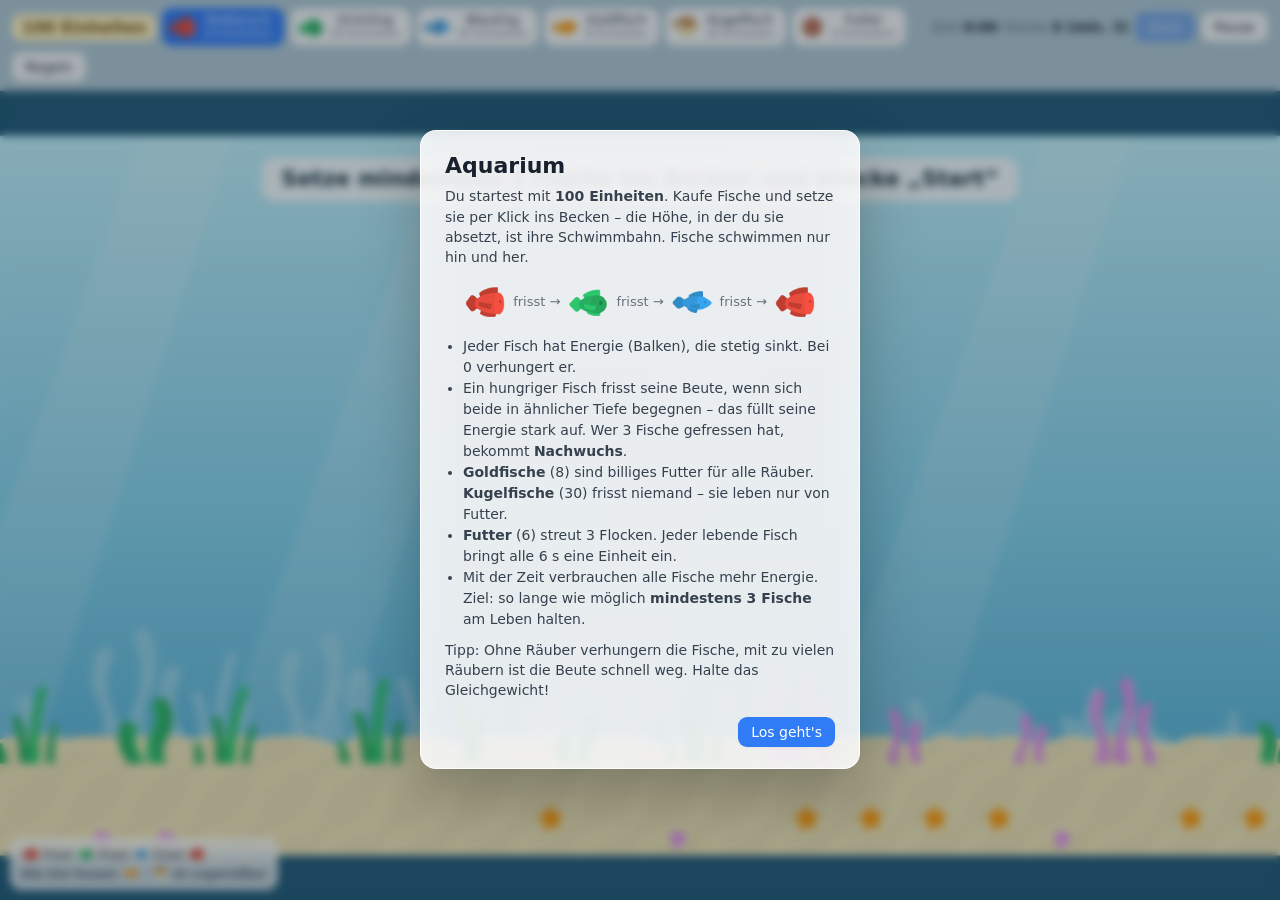
<file: games/aquarium/index.html>
<!doctype html>
<html lang="de">
<head>
<meta charset="utf-8">
<meta name="viewport" content="width=device-width, initial-scale=1">
<title>Aquarium</title>
<link rel="stylesheet" href="../common.css">
<style>
  body { display: flex; flex-direction: column; background: #2b6f8f; }
  .toolbar { gap: 6px; }
  .shop { display: flex; gap: 6px; flex-wrap: wrap; }
  .item {
    display: inline-flex; align-items: center; gap: 6px;
    border: 1px solid rgba(24,34,46,.12); background: rgba(255,255,255,.85);
    border-radius: 10px; padding: 3px 10px 3px 4px; cursor: pointer; font-size: 13px; line-height: 1.15;
  }
  .item img { width: 30px; height: 30px; }
  .item .food { width: 30px; height: 30px; display: grid; place-items: center; font-size: 18px; }
  .item small { display: block; color: var(--ui-dim); font-size: 11px; }
  .item.on { background: var(--accent); color: #fff; border-color: transparent; }
  .item.on small { color: rgba(255,255,255,.85); }
  .item:disabled { opacity: .45; cursor: default; }
  .money { font-size: 16px; font-weight: 700; padding: 4px 10px; border-radius: 9px; background: #fff3c4; color: #6b4b00; font-variant-numeric: tabular-nums; }
  .wrap { position: relative; flex: 1; min-height: 0; }
  canvas { position: absolute; inset: 0; width: 100%; height: 100%; display: block; }
  .legend {
    position: absolute; left: 10px; bottom: 10px; z-index: 5;
    background: rgba(255,255,255,.72); border: 1px solid rgba(255,255,255,.9);
    border-radius: 12px; padding: 6px 10px; font-size: 12px; line-height: 1.5;
    backdrop-filter: blur(10px); -webkit-backdrop-filter: blur(10px);
    pointer-events: none;
  }
  .legend img { width: 18px; height: 18px; vertical-align: -4px; }
  .cycle { display: flex; align-items: center; gap: 4px; }
  .rps { display: flex; align-items: center; justify-content: center; gap: 6px; margin: 12px 0; font-size: 14px; }
  .rps img { width: 44px; height: 44px; }
  .rps .arrow { color: var(--ui-dim); font-size: 13px; }
</style>
</head>
<body>
  <div class="toolbar">
    <span class="money" id="money">100</span>
    <div class="shop" id="shop"></div>
    <span class="spacer"></span>
    <span class="stat">Zeit <b id="time">0:00</b></span>
    <span class="stat">Fische <b id="alive">0</b></span>
    <button class="btn primary" id="startBtn">Start</button>
    <button class="btn" id="pauseBtn">Pause</button>
    <button class="btn" id="helpBtn">Regeln</button>
  </div>
  <div class="wrap">
    <canvas id="c"></canvas>
    <div class="legend" id="legend"></div>
  </div>
  <div class="overlay" id="dlg" hidden><div class="panel" id="dlgPanel"></div></div>
  <div class="toast" id="toast"></div>
  <script src="game.js"></script>
</body>
</html>
</file>
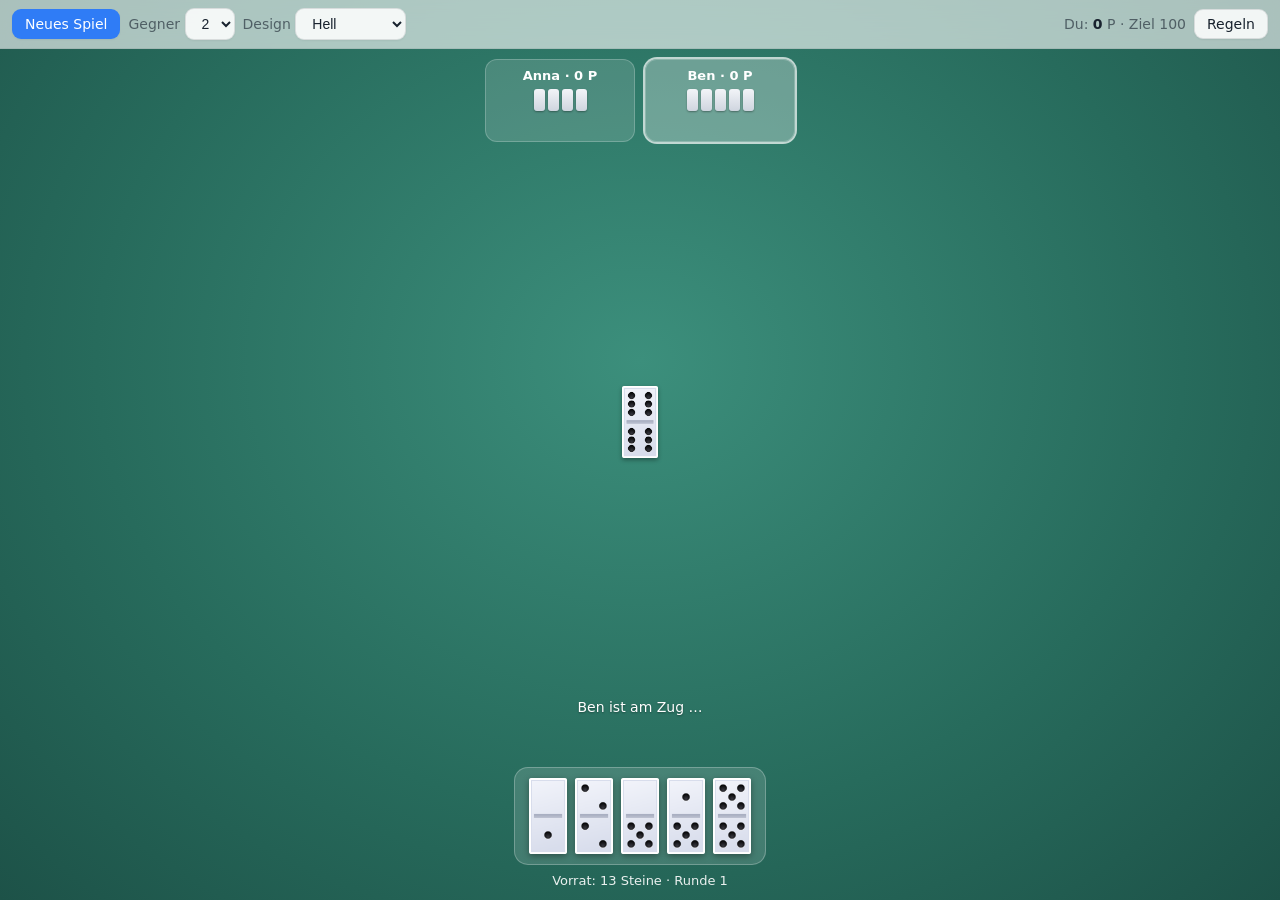
<file: games/domino/index.html>
<!doctype html>
<html lang="de">
<head>
<meta charset="utf-8">
<meta name="viewport" content="width=device-width, initial-scale=1">
<title>Domino</title>
<link rel="stylesheet" href="../common.css">
<style>
  body {
    display: flex; flex-direction: column;
    background: radial-gradient(ellipse at 50% 40%, #3c8f7c 0%, #276b5c 60%, #1d5248 100%);
  }
  .opponents { display: flex; gap: 10px; justify-content: center; padding: 10px; flex-wrap: wrap; }
  .opp {
    display: flex; flex-direction: column; align-items: center; gap: 6px;
    min-width: 150px; padding: 8px 12px; border-radius: 12px;
    background: rgba(255,255,255,.14); border: 1px solid rgba(255,255,255,.22);
    color: #fff; font-size: 13px; transition: background .2s, box-shadow .2s;
  }
  .opp.turn { background: rgba(255,255,255,.3); box-shadow: 0 0 0 2px rgba(255,255,255,.7); }
  .opp .name { font-weight: 600; }
  .opp .backs { display: flex; gap: 3px; flex-wrap: wrap; justify-content: center; max-width: 220px; }
  .opp .back { width: 11px; height: 22px; border-radius: 3px; background: linear-gradient(#f2f4f8, #cfd5df); box-shadow: 0 1px 2px rgba(0,0,0,.35); }
  .opp .msg { min-height: 16px; font-size: 12px; opacity: .9; }

  .board { position: relative; flex: 1; min-height: 120px; margin: 0 12px; }
  .board .empty-hint {
    position: absolute; inset: 0; display: grid; place-items: center;
    color: rgba(255,255,255,.75); font-size: 15px; text-align: center; padding: 20px;
  }
  .tile { position: absolute; }
  .tile img { position: absolute; left: 50%; top: 50%; pointer-events: none; filter: drop-shadow(0 2px 2px rgba(0,0,0,.35)); }
  .tile.glow img { filter: drop-shadow(0 0 6px #ffe36b) drop-shadow(0 0 3px #ffe36b); }
  .tile.fresh { animation: drop .3s ease-out; }
  @keyframes drop { from { opacity: 0; transform: scale(1.25); } }

  .bottom { padding: 8px 12px 12px; display: flex; flex-direction: column; gap: 8px; align-items: center; }
  .status { color: #fff; font-size: 14px; min-height: 20px; text-align: center; text-shadow: 0 1px 2px rgba(0,0,0,.35); }
  .choices { display: flex; gap: 8px; min-height: 32px; flex-wrap: wrap; justify-content: center; }
  .hand {
    display: flex; gap: 8px; flex-wrap: wrap; justify-content: center;
    padding: 10px 14px; border-radius: 14px;
    background: rgba(255,255,255,.14); border: 1px solid rgba(255,255,255,.25);
    min-height: 96px; max-width: 100%;
  }
  .hand.turn { box-shadow: 0 0 0 2px rgba(255,255,255,.65); }
  .htile {
    width: 38px; height: 76px; border: 0; padding: 0; background: none; cursor: pointer;
    transition: transform .12s, filter .12s, opacity .12s;
  }
  .htile img { width: 100%; height: 100%; display: block; filter: drop-shadow(0 2px 3px rgba(0,0,0,.35)); pointer-events: none; }
  .htile.playable:hover { transform: translateY(-4px); }
  .htile.dim { opacity: .55; cursor: default; }
  .htile.sel { transform: translateY(-10px); }
  .htile.sel img { filter: drop-shadow(0 0 6px #ffe36b) drop-shadow(0 2px 3px rgba(0,0,0,.35)); }
  .boneyard { color: #fff; font-size: 13px; opacity: .9; }
</style>
</head>
<body>
  <div class="toolbar">
    <button class="btn primary" id="newBtn">Neues Spiel</button>
    <label class="stat">Gegner
      <select class="btn" id="oppSel"><option>1</option><option selected>2</option><option>3</option></select>
    </label>
    <label class="stat">Design
      <select class="btn" id="themeSel">
        <option value="light">Hell</option><option value="dark">Dunkel</option><option value="stars">Sterne</option>
        <option value="hearts">Herzen</option><option value="gingerbread">Lebkuchen</option>
      </select>
    </label>
    <span class="spacer"></span>
    <span class="stat" id="scores"></span>
    <button class="btn" id="helpBtn">Regeln</button>
  </div>

  <div class="opponents" id="opps"></div>
  <div class="board" id="board"></div>
  <div class="bottom">
    <div class="status" id="status"></div>
    <div class="choices" id="choices"></div>
    <div class="hand" id="hand"></div>
    <div class="boneyard" id="boneyard"></div>
  </div>

  <div class="overlay" id="dlg" hidden><div class="panel" id="dlgPanel"></div></div>

  <script src="game.js"></script>
</body>
</html>
</file>
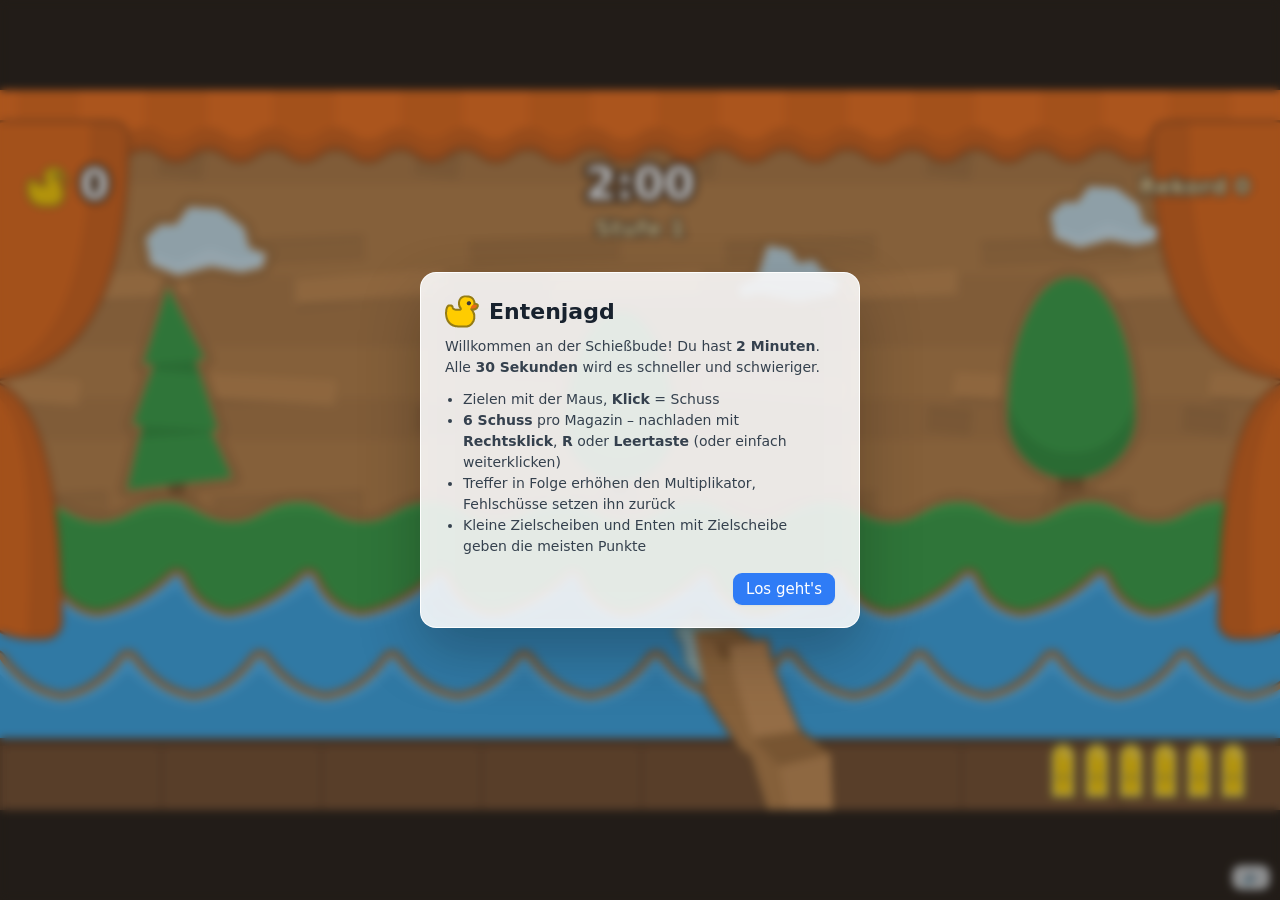
<file: games/entenjagd/index.html>
<!doctype html>
<html lang="de">
<head>
<meta charset="utf-8">
<meta name="viewport" content="width=device-width, initial-scale=1">
<title>Entenjagd</title>
<link rel="stylesheet" href="../common.css">
<style>
  body { background: #3a2a1c; }
  canvas { position: absolute; inset: 0; width: 100%; height: 100%; display: block; cursor: none; touch-action: none; }
  .corner { position: absolute; right: 10px; bottom: 10px; z-index: 10; display: flex; gap: 6px; }
  .corner .btn { padding: 4px 10px; font-size: 13px; background: rgba(255,255,255,.75); }
  .big { font-size: 15px; }
  .panel h2 { display: flex; align-items: center; gap: 10px; }
  .panel h2 img { width: 34px; }
  .stats { display: grid; grid-template-columns: 1fr auto; gap: 4px 16px; font-size: 15px; margin: 10px 0; }
  .stats b { text-align: right; font-variant-numeric: tabular-nums; }
</style>
</head>
<body>
  <canvas id="c"></canvas>
  <div class="corner"><button class="btn" id="muteBtn" title="Ton an/aus">🔊</button></div>
  <div class="overlay" id="dlg"><div class="panel" id="dlgPanel">
    <h2><img src="../../assets/shooting/icon_duck.png" alt="">Entenjagd</h2>
    <p>Willkommen an der Schießbude! Du hast <b>2 Minuten</b>. Alle <b>30 Sekunden</b> wird es schneller und schwieriger.</p>
    <ul>
      <li>Zielen mit der Maus, <b>Klick</b> = Schuss</li>
      <li><b>6 Schuss</b> pro Magazin – nachladen mit <b>Rechtsklick</b>, <b>R</b> oder <b>Leertaste</b> (oder einfach weiterklicken)</li>
      <li>Treffer in Folge erhöhen den Multiplikator, Fehlschüsse setzen ihn zurück</li>
      <li>Kleine Zielscheiben und Enten mit Zielscheibe geben die meisten Punkte</li>
    </ul>
    <div class="actions"><button class="btn primary big" data-a="start">Los geht's</button></div>
  </div></div>
  <script src="game.js"></script>
</body>
</html>
</file>
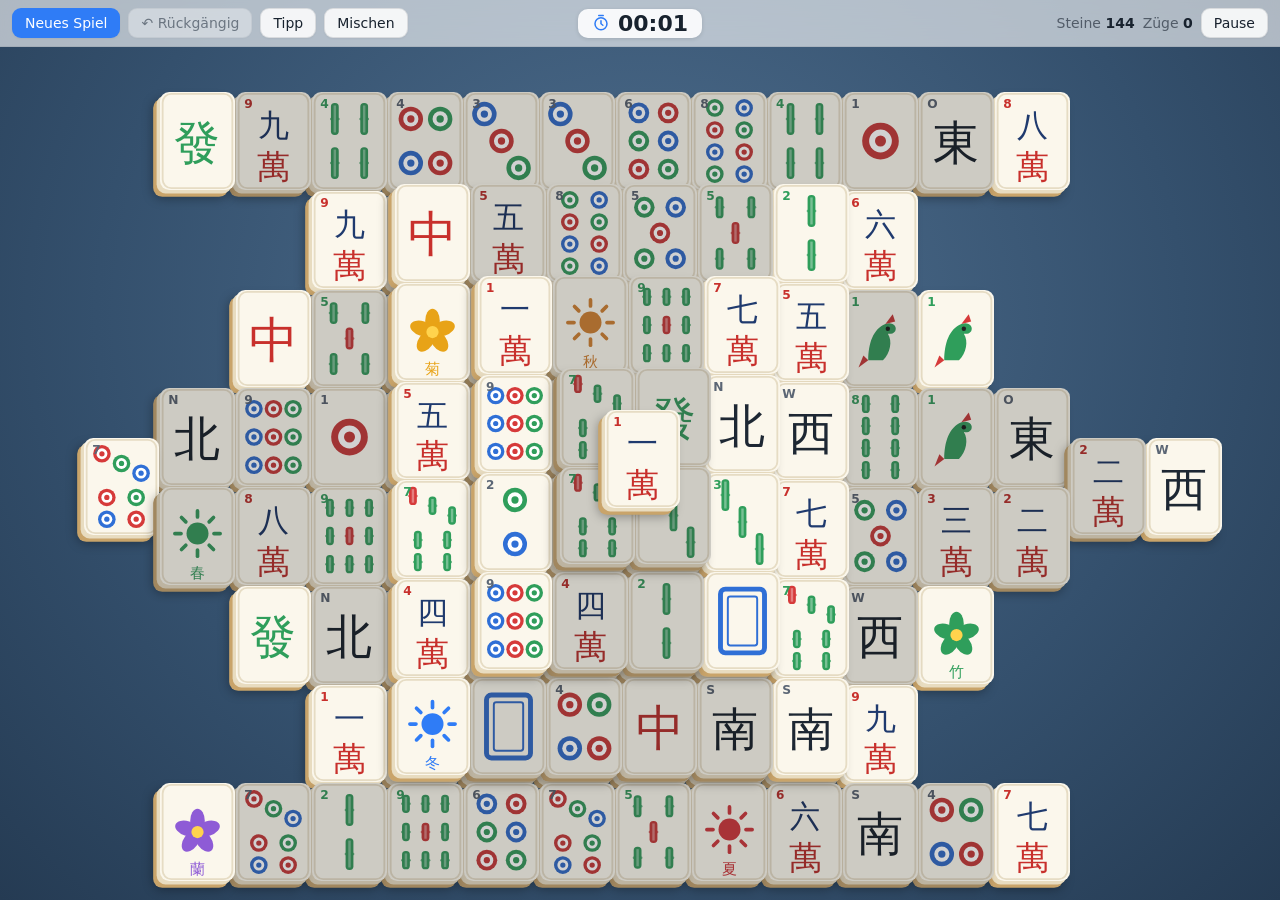
<file: games/mahjong/index.html>
<!doctype html>
<html lang="de">
<head>
<meta charset="utf-8">
<meta name="viewport" content="width=device-width, initial-scale=1">
<title>Mahjong</title>
<link rel="stylesheet" href="../common.css">
<style>
  body {
    display: flex; flex-direction: column;
    background: radial-gradient(ellipse at 50% 35%, #4f6f8f 0%, #34506d 60%, #253b53 100%);
  }
  .timer {
    position: absolute; left: 50%; transform: translateX(-50%);
    font-size: 22px; font-weight: 700; font-variant-numeric: tabular-nums;
    background: rgba(255,255,255,.9); border-radius: 10px; padding: 2px 14px;
    box-shadow: 0 1px 4px rgba(0,0,0,.12);
    display: flex; align-items: center; gap: 8px;
  }
  .timer svg { width: 18px; height: 18px; stroke: var(--accent); fill: none; stroke-width: 2; stroke-linecap: round; }
  .stage { position: relative; flex: 1; overflow: hidden; }
  .board { position: absolute; left: 0; top: 0; }
  .mj {
    position: absolute;
    border-radius: calc(var(--w) * 0.12);
    background-color: #fbf7ec;
    background-size: 100% 100%;
    box-shadow:
      calc(var(--d) * -0.5) calc(var(--d) * 0.5) 0 #e8dcc0,
      calc(var(--d) * -1) calc(var(--d) * 1) 0 #c9a46a,
      calc(var(--d) * -1) calc(var(--d) * 1.2) calc(var(--d) * 1.6) rgba(0,0,0,.35);
    cursor: pointer;
    transition: filter .12s, transform .12s, opacity .18s;
  }
  .mj.blocked { filter: brightness(.82) saturate(.85); cursor: default; }
  body.nohl .mj.blocked { filter: none; }
  .mj.free:hover { filter: brightness(1.06); }
  .mj.sel { filter: none; outline: 3px solid #ffb02e; outline-offset: -2px; transform: translateY(-2px); }
  .mj.hint { animation: hint 0.5s ease-in-out 3; }
  .mj.gone { opacity: 0; transform: scale(.85); pointer-events: none; }
  .mj.shake { animation: shake .3s; }
  @keyframes hint { 50% { filter: brightness(1.15) drop-shadow(0 0 8px #8fe388); outline: 3px solid #5bd463; outline-offset: -2px; } }
  @keyframes shake { 25% { transform: translateX(-3px); } 75% { transform: translateX(3px); } }
  @media (max-width: 820px) { .timer { position: static; transform: none; order: -1; } }
  .paused .board { filter: blur(14px); pointer-events: none; }
</style>
</head>
<body>
  <div class="toolbar">
    <button class="btn primary" id="newBtn">Neues Spiel</button>
    <button class="btn" id="undoBtn" title="Strg+Z">↶ Rückgängig</button>
    <button class="btn" id="hintBtn">Tipp</button>
    <button class="btn" id="shuffleBtn">Mischen</button>
    <div class="timer" id="timerBox"><svg viewBox="0 0 24 24"><circle cx="12" cy="13" r="8"/><path d="M12 9v4l2.5 2M9 2h6"/></svg><span id="timer">00:00</span></div>
    <span class="spacer"></span>
    <span class="stat">Steine <b id="left">144</b></span>
    <span class="stat">Züge <b id="pairs">0</b></span>
    <button class="btn" id="pauseBtn">Pause</button>
  </div>
  <div class="stage" id="stage"><div class="board" id="board"></div></div>
  <div class="overlay" id="dlg" hidden><div class="panel" id="dlgPanel"></div></div>
  <div class="toast" id="toast"></div>
  <script src="game.js"></script>
</body>
</html>
</file>
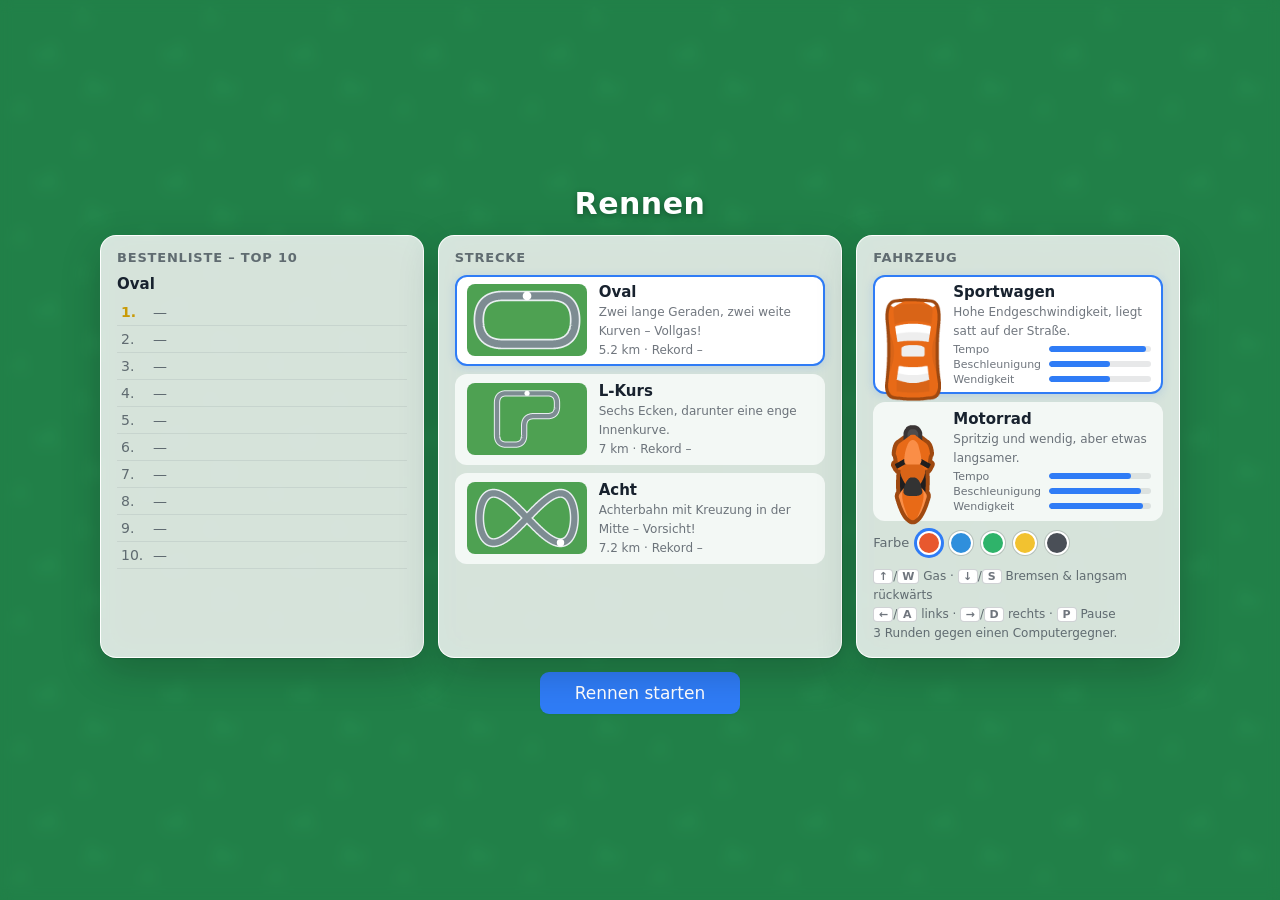
<file: games/rennen/index.html>
<!doctype html>
<html lang="de">
<head>
<meta charset="utf-8">
<meta name="viewport" content="width=device-width, initial-scale=1">
<title>Rennen</title>
<link rel="stylesheet" href="../common.css">
<style>
  body { background: #3e8f45; }
  canvas#c { position: absolute; inset: 0; width: 100%; height: 100%; display: block; }

  /* ---------- Menü ---------- */
  .menu {
    position: absolute; inset: 0; z-index: 100;
    display: flex; flex-direction: column; align-items: center; justify-content: center;
    padding: 16px; gap: 14px;
    background: rgba(25, 45, 30, .35);
    backdrop-filter: blur(6px); -webkit-backdrop-filter: blur(6px);
    overflow: auto;
  }
  .menu[hidden] { display: none; }
  .menu h1 { margin: 0; color: #fff; font-size: 30px; letter-spacing: .5px; text-shadow: 0 2px 6px rgba(0,0,0,.35); }
  .cols { display: grid; grid-template-columns: 1fr 1.25fr 1fr; gap: 14px; width: min(1080px, 100%); }
  .col {
    background: rgba(255,255,255,.82); border: 1px solid rgba(255,255,255,.95);
    border-radius: 16px; padding: 14px 16px;
    box-shadow: 0 14px 40px rgba(0,0,0,.2);
    backdrop-filter: blur(16px); -webkit-backdrop-filter: blur(16px);
    min-width: 0;
  }
  .col h2 { margin: 0 0 10px; font-size: 13px; text-transform: uppercase; letter-spacing: .8px; color: var(--ui-dim); }
  .hs-track { font-weight: 600; font-size: 15px; margin-bottom: 6px; }
  ol.hs { margin: 0; padding: 0; list-style: none; counter-reset: n; font-size: 14px; }
  ol.hs li {
    counter-increment: n; display: grid; grid-template-columns: 26px 1fr auto; gap: 6px; align-items: center;
    padding: 5px 4px; border-bottom: 1px solid rgba(24,34,46,.07);
  }
  ol.hs li::before { content: counter(n) "."; color: var(--ui-dim); font-variant-numeric: tabular-nums; }
  ol.hs li:nth-child(1)::before { color: #c99a06; font-weight: 700; }
  ol.hs li .who { overflow: hidden; text-overflow: ellipsis; white-space: nowrap; }
  ol.hs li .who small { color: var(--ui-dim); }
  ol.hs li b { font-variant-numeric: tabular-nums; }
  ol.hs li.empty { color: var(--ui-dim); }
  ol.hs li.new { background: #fff3c4; border-radius: 6px; }

  .tracks { display: flex; flex-direction: column; gap: 8px; }
  .choice {
    display: flex; align-items: center; gap: 12px; width: 100%;
    border: 2px solid transparent; background: rgba(255,255,255,.75); border-radius: 12px;
    padding: 6px 10px; cursor: pointer; text-align: left;
    transition: border-color .12s, background .12s;
  }
  .choice:hover { background: #fff; }
  .choice.on { border-color: var(--accent); background: #fff; box-shadow: 0 2px 10px rgba(47,124,246,.18); }
  .choice canvas { width: 120px; height: 72px; border-radius: 8px; background: #4ea152; flex: none; }
  .choice b { display: block; font-size: 15px; }
  .choice small { color: var(--ui-dim); font-size: 12px; }

  .vehicles { display: flex; flex-direction: column; gap: 8px; }
  .vehicle .pic { width: 56px; height: 72px; display: grid; place-items: center; flex: none; }
  .vehicle .pic img { max-width: 100%; max-height: 100%; }
  .bars { display: grid; grid-template-columns: auto 1fr; gap: 2px 8px; align-items: center; font-size: 11px; color: var(--ui-dim); margin-top: 4px; }
  .bar { height: 6px; border-radius: 3px; background: rgba(24,34,46,.1); overflow: hidden; }
  .bar i { display: block; height: 100%; background: var(--accent); border-radius: 3px; }
  .colors { display: flex; gap: 8px; margin-top: 10px; align-items: center; font-size: 13px; color: var(--ui-dim); }
  .sw { width: 24px; height: 24px; border-radius: 50%; border: 2px solid #fff; cursor: pointer; box-shadow: 0 0 0 1px rgba(0,0,0,.15); padding: 0; }
  .sw.on { box-shadow: 0 0 0 3px var(--accent); }
  .keys { font-size: 12px; color: var(--ui-dim); margin-top: 12px; line-height: 1.6; }
  kbd { display: inline-block; min-width: 20px; text-align: center; padding: 0 4px; border-radius: 4px; border: 1px solid rgba(24,34,46,.2); background: #fff; font: 600 11px system-ui; }
  .startbar { display: flex; gap: 10px; align-items: center; }
  .startbar .btn { font-size: 17px; padding: 10px 34px; }

  @media (max-width: 860px) {
    .cols { grid-template-columns: 1fr; }
    .menu { justify-content: flex-start; }
  }

  .hud-btn { position: absolute; right: 10px; top: 10px; z-index: 20; }
  .hud-btn .btn { background: rgba(255,255,255,.8); padding: 4px 10px; font-size: 13px; }
  .panel input { font: inherit; padding: 6px 10px; border-radius: 8px; border: 1px solid rgba(24,34,46,.2); width: 100%; }
  .touch { position: absolute; bottom: 12px; left: 0; right: 0; display: none; justify-content: space-between; padding: 0 14px; z-index: 20; pointer-events: none; }
  .touch div { display: flex; gap: 10px; pointer-events: auto; }
  .touch button { width: 62px; height: 62px; border-radius: 50%; border: 1px solid rgba(255,255,255,.7); background: rgba(255,255,255,.35); font-size: 24px; color: #fff; touch-action: none; }
  @media (pointer: coarse) { .touch.show { display: flex; } }
</style>
</head>
<body>
  <canvas id="c"></canvas>
  <div class="hud-btn" id="hudBtns" hidden><button class="btn" id="pauseBtn">Pause (P)</button> <button class="btn" id="menuBtn">Menü</button></div>
  <div class="touch" id="touch">
    <div><button data-k="left">◀</button><button data-k="right">▶</button></div>
    <div><button data-k="down">▼</button><button data-k="up">▲</button></div>
  </div>

  <div class="menu" id="menu">
    <h1>Rennen</h1>
    <div class="cols">
      <section class="col">
        <h2>Bestenliste – Top 10</h2>
        <div class="hs-track" id="hsTrack"></div>
        <ol class="hs" id="hsList"></ol>
      </section>
      <section class="col">
        <h2>Strecke</h2>
        <div class="tracks" id="tracks"></div>
      </section>
      <section class="col">
        <h2>Fahrzeug</h2>
        <div class="vehicles" id="vehicles"></div>
        <div class="colors" id="colors">Farbe</div>
        <div class="keys">
          <kbd>↑</kbd>/<kbd>W</kbd> Gas · <kbd>↓</kbd>/<kbd>S</kbd> Bremsen &amp; langsam rückwärts<br>
          <kbd>←</kbd>/<kbd>A</kbd> links · <kbd>→</kbd>/<kbd>D</kbd> rechts · <kbd>P</kbd> Pause<br>
          3 Runden gegen einen Computergegner.
        </div>
      </section>
    </div>
    <div class="startbar"><button class="btn primary" id="goBtn">Rennen starten</button></div>
  </div>

  <div class="overlay" id="dlg" hidden><div class="panel" id="dlgPanel"></div></div>
  <script src="tracks.js"></script>
  <script src="game.js"></script>
</body>
</html>
</file>
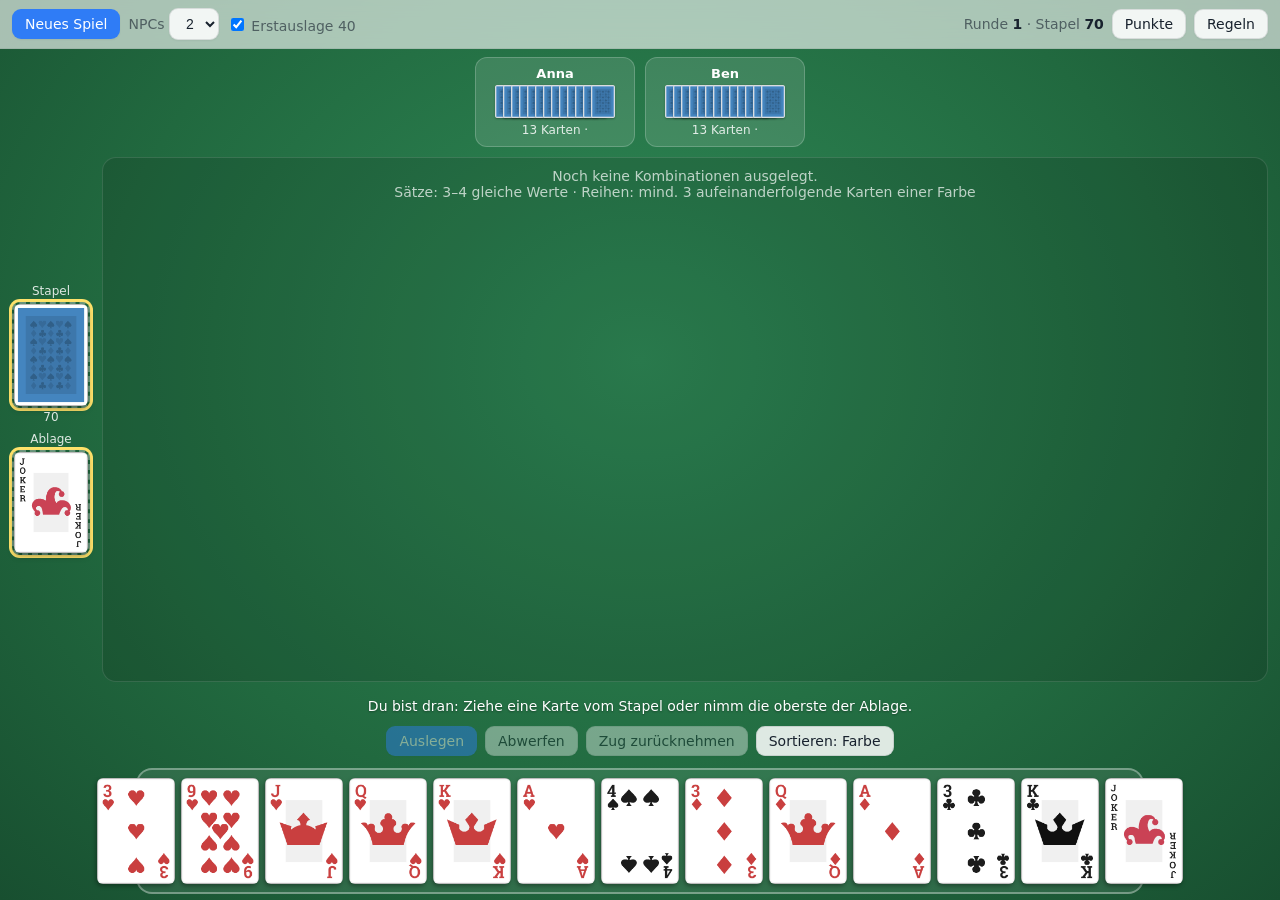
<file: games/romme/index.html>
<!doctype html>
<html lang="de">
<head>
<meta charset="utf-8">
<meta name="viewport" content="width=device-width, initial-scale=1">
<title>Rommé</title>
<link rel="stylesheet" href="../common.css">
<style>
  :root { --cw: 70px; --ch: calc(var(--cw) * 1.357); }
  body {
    display: flex; flex-direction: column;
    background: radial-gradient(ellipse at 50% 40%, #2f8a57 0%, #21693f 60%, #184f30 100%);
    color: #fff;
  }
  .toolbar { color: var(--ui-text); }
  .opponents { display: flex; gap: 10px; justify-content: center; padding: 8px 10px 0; flex-wrap: wrap; }
  .opp {
    min-width: 160px; padding: 8px 12px; border-radius: 12px;
    background: rgba(255,255,255,.12); border: 1px solid rgba(255,255,255,.2);
    font-size: 13px; display: flex; flex-direction: column; align-items: center; gap: 4px;
    transition: background .2s, box-shadow .2s;
  }
  .opp.turn { background: rgba(255,255,255,.26); box-shadow: 0 0 0 2px rgba(255,255,255,.7); }
  .opp .name { font-weight: 600; }
  .opp .fan { display: flex; height: 34px; }
  .opp .fan img { width: 24px; height: 33px; margin-left: -16px; border-radius: 2px; box-shadow: 0 1px 2px rgba(0,0,0,.3); }
  .opp .fan img:first-child { margin-left: 0; }
  .opp .msg { font-size: 12px; opacity: .85; min-height: 15px; text-align: center; }
  .badge { font-size: 11px; padding: 1px 6px; border-radius: 6px; background: rgba(255,255,255,.25); margin-left: 4px; }

  .middle { flex: 1; display: flex; gap: 12px; padding: 10px 12px; min-height: 0; }
  .piles { display: flex; flex-direction: column; gap: 10px; align-items: center; justify-content: center; }
  .pile { position: relative; width: var(--cw); height: var(--ch); border-radius: 6px; border: 2px dashed rgba(255,255,255,.35); cursor: pointer; padding: 0; background: none; }
  .pile img { width: 100%; height: 100%; display: block; border-radius: 6px; box-shadow: 0 3px 6px rgba(0,0,0,.35); }
  .pile.active { box-shadow: 0 0 0 3px #ffe36b; border-radius: 8px; }
  .pile .count { position: absolute; bottom: -18px; left: 0; right: 0; text-align: center; font-size: 12px; opacity: .85; }
  .pile-label { font-size: 12px; opacity: .85; margin-bottom: -6px; }

  .table {
    flex: 1; overflow: auto; border-radius: 14px; padding: 10px;
    background: rgba(0,0,0,.12); border: 1px solid rgba(255,255,255,.12);
    display: flex; flex-wrap: wrap; align-content: flex-start; gap: 12px 16px;
  }
  .table .empty { opacity: .7; font-size: 14px; margin: auto; text-align: center; }
  .meld { position: relative; display: flex; padding: 4px 6px 4px; border-radius: 10px; cursor: default; transition: background .15s, box-shadow .15s; }
  .meld .owner { position: absolute; top: -2px; left: 8px; font-size: 10px; opacity: .7; transform: translateY(-100%); }
  .meld img { width: calc(var(--cw) * .8); height: calc(var(--ch) * .8); margin-left: calc(var(--cw) * -.48); border-radius: 5px; box-shadow: -1px 1px 3px rgba(0,0,0,.3); }
  .meld img:first-of-type { margin-left: 0; }
  .meld.mine-new { box-shadow: 0 0 0 2px rgba(255,227,107,.7); }
  .meld.target { cursor: pointer; background: rgba(255,227,107,.18); box-shadow: 0 0 0 2px #ffe36b; }

  .bottom { padding: 6px 12px 12px; display: flex; flex-direction: column; gap: 8px; }
  .status { text-align: center; font-size: 14px; min-height: 20px; text-shadow: 0 1px 2px rgba(0,0,0,.35); }
  .actions-row { display: flex; gap: 8px; justify-content: center; flex-wrap: wrap; }
  .hand { position: relative; display: flex; justify-content: center; padding-top: 14px; min-height: calc(var(--ch) + 18px); }
  .card {
    width: var(--cw); height: var(--ch); padding: 0; border: 0; background: none; cursor: pointer; flex: none;
    transition: transform .12s, margin .12s; position: relative;
  }
  .card img { width: 100%; height: 100%; display: block; border-radius: 6px; box-shadow: -1px 2px 4px rgba(0,0,0,.35); pointer-events: none; }
  .card:hover { transform: translateY(-5px); }
  .card.sel { transform: translateY(-16px); }
  .card.sel img { box-shadow: 0 0 0 3px #ffe36b, -1px 2px 4px rgba(0,0,0,.35); }
  .card.new img { box-shadow: 0 0 0 3px #7fd3ff, -1px 2px 4px rgba(0,0,0,.35); }
  .hand.turn::before { content: ""; position: absolute; inset: 6px 10% -4px; border-radius: 14px; background: rgba(255,255,255,.08); box-shadow: 0 0 0 2px rgba(255,255,255,.4); pointer-events: none; }
</style>
</head>
<body>
  <div class="toolbar">
    <button class="btn primary" id="newBtn">Neues Spiel</button>
    <label class="stat">NPCs
      <select class="btn" id="npcSel"><option>1</option><option selected>2</option><option>3</option></select>
    </label>
    <label class="stat"><input type="checkbox" id="openRule" checked> Erstauslage 40</label>
    <span class="spacer"></span>
    <span class="stat" id="roundInfo"></span>
    <button class="btn" id="scoreBtn">Punkte</button>
    <button class="btn" id="helpBtn">Regeln</button>
  </div>

  <div class="opponents" id="opps"></div>

  <div class="middle">
    <div class="piles">
      <span class="pile-label">Stapel</span>
      <button class="pile" id="stock" title="Karte ziehen"><img src="../../assets/cards/cardBack_blue2.png" alt="Stapel"><span class="count" id="stockCount"></span></button>
      <span class="pile-label" style="margin-top:14px">Ablage</span>
      <button class="pile" id="discard" title="Ablage"></button>
    </div>
    <div class="table" id="table"></div>
  </div>

  <div class="bottom">
    <div class="status" id="status"></div>
    <div class="actions-row">
      <button class="btn primary" id="meldBtn">Auslegen</button>
      <button class="btn" id="discardBtn">Abwerfen</button>
      <button class="btn" id="resetBtn">Zug zurücknehmen</button>
      <button class="btn" id="sortBtn">Sortieren: Farbe</button>
    </div>
    <div class="hand" id="hand"></div>
  </div>

  <div class="overlay" id="dlg" hidden><div class="panel" id="dlgPanel"></div></div>
  <div class="toast" id="toast"></div>
  <script src="logic.js"></script>
  <script src="game.js"></script>
</body>
</html>
</file>
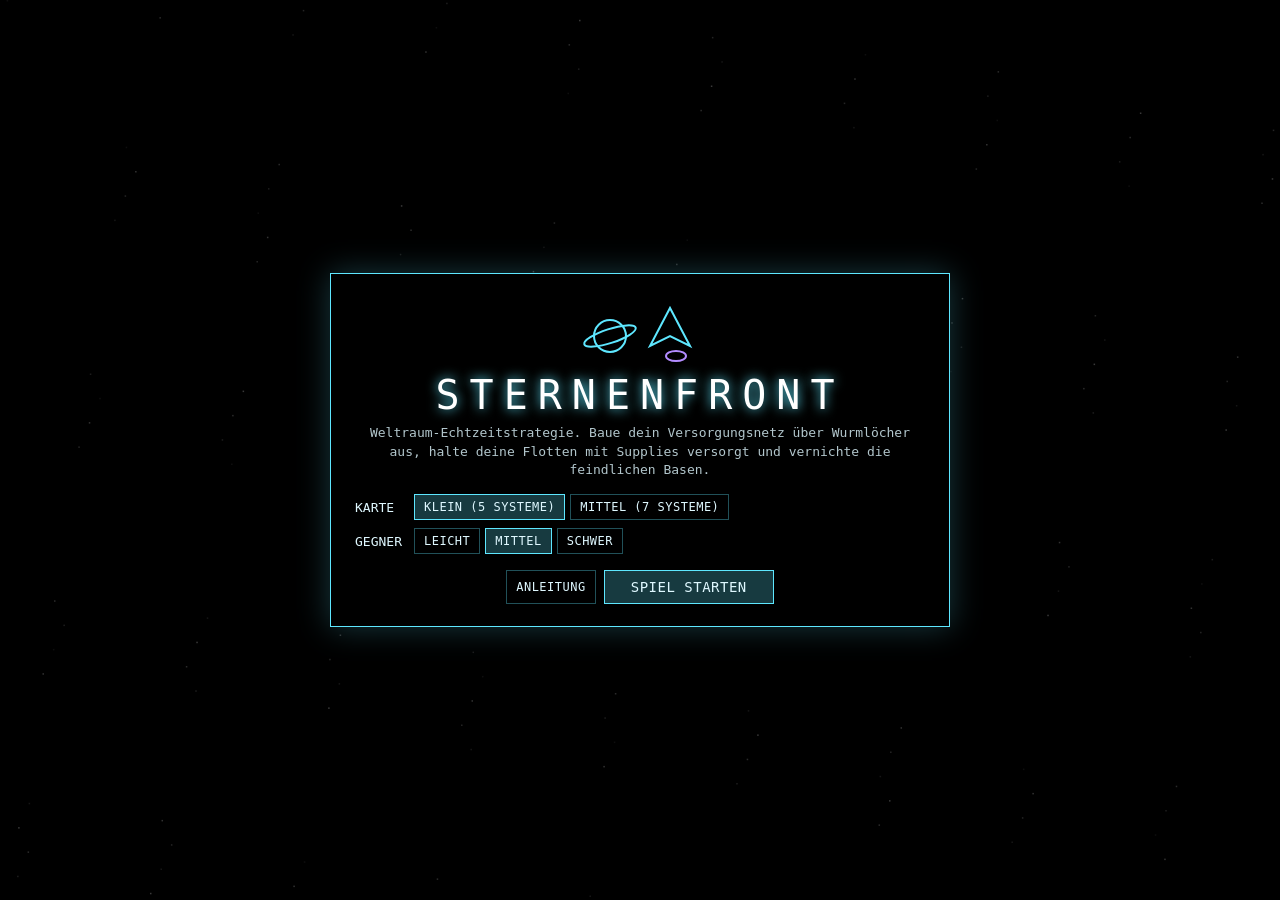
<file: games/sternenfront/index.html>
<!doctype html>
<html lang="de">
<head>
<meta charset="utf-8">
<meta name="viewport" content="width=device-width, initial-scale=1">
<title>Sternenfront</title>
<link rel="stylesheet" href="../common.css">
<style>
  :root { --c: #5ee7ff; --r: #ff5f57; --line: rgba(94,231,255,.35); --mono: ui-monospace, "SFMono-Regular", Menlo, Consolas, monospace; }
  body { background: #000; color: #dff8ff; font-family: var(--mono); }
  canvas#c { position: absolute; inset: 0; width: 100%; height: 100%; display: block; cursor: crosshair; touch-action: none; }
  [hidden] { display: none !important; }
  .vec { background: rgba(0,0,0,.78); border: 1px solid var(--line); box-shadow: 0 0 12px rgba(94,231,255,.12) inset; }
  button.v {
    font: 12px var(--mono); color: #dff8ff; background: rgba(0,0,0,.6); border: 1px solid var(--line);
    padding: 5px 9px; cursor: pointer; letter-spacing: .5px; text-transform: uppercase; border-radius: 0;
  }
  button.v:hover { background: rgba(94,231,255,.15); border-color: var(--c); }
  button.v:disabled { opacity: .35; cursor: default; background: rgba(0,0,0,.6); }
  button.v.on { background: rgba(94,231,255,.25); border-color: var(--c); }
  button.v .k { color: #7effaa; margin-left: 4px; }
  button.v .cost { color: #ffd36b; display: block; font-size: 10px; margin-top: 2px; text-transform: none; }

  #top { position: absolute; left: 0; right: 0; top: 0; height: 34px; display: flex; align-items: center; gap: 16px; padding: 0 10px; z-index: 5; font-size: 13px; border-width: 0 0 1px 0; }
  #top .st b { color: #fff; }
  #top .res b { color: #ffd36b; }
  #top .spacer { flex: 1; }
  #top .sys { color: var(--c); letter-spacing: 2px; }

  #sector { position: absolute; right: 8px; top: 42px; width: 250px; z-index: 5; }
  #sector .h { font-size: 11px; letter-spacing: 2px; padding: 4px 8px; border-bottom: 1px solid var(--line); display: flex; justify-content: space-between; }
  #sector { background: rgba(0,0,0,.93); }
  #sector canvas { display: block; width: 250px; height: 170px; cursor: pointer; }
  #sector .foot { font-size: 10px; color: rgba(223,248,255,.5); padding: 3px 8px; border-top: 1px solid var(--line); }

  #log { position: absolute; left: 8px; bottom: 150px; width: min(440px, 60vw); z-index: 4; font-size: 12px; pointer-events: none; display: flex; flex-direction: column; gap: 2px; }
  #log div { background: rgba(0,0,0,.7); padding: 3px 8px; border-left: 2px solid var(--c); pointer-events: auto; cursor: pointer; transition: opacity .5s; }
  #log div.alert { border-color: var(--r); color: #ffd0cc; }
  #log div.warn { border-color: #ffb84d; color: #ffe2b5; }
  #log div.good { border-color: #7effaa; }

  #hud { position: absolute; left: 0; right: 0; bottom: 0; min-height: 140px; z-index: 5; display: flex; gap: 0; border-width: 1px 0 0 0; }
  #info { width: 330px; flex: none; padding: 8px 12px; border-right: 1px solid var(--line); font-size: 12px; line-height: 1.5; overflow: hidden; }
  #info .name { font-size: 14px; color: #fff; letter-spacing: 1px; text-transform: uppercase; }
  #info .row { display: flex; align-items: center; gap: 8px; }
  #info .bar { flex: 1; height: 6px; background: rgba(255,255,255,.12); position: relative; }
  #info .bar i { position: absolute; left: 0; top: 0; bottom: 0; }
  #info .warn { color: #ffb84d; }
  #info .bad { color: var(--r); }
  #info .ok { color: #7effaa; }
  #info .muted { color: rgba(223,248,255,.55); }
  #info .units { display: flex; flex-wrap: wrap; gap: 4px 10px; margin-top: 4px; }
  #cmds { flex: 1; padding: 8px 10px; display: flex; flex-direction: column; gap: 6px; overflow: auto; }
  #cmds .grp { display: flex; flex-wrap: wrap; gap: 5px; align-items: stretch; }
  #cmds .lbl { font-size: 10px; letter-spacing: 2px; color: rgba(223,248,255,.55); }
  #cmds .queue { display: flex; gap: 4px; flex-wrap: wrap; }
  #cmds .qi { border: 1px solid var(--line); padding: 3px 6px; font-size: 11px; cursor: pointer; position: relative; min-width: 70px; }
  #cmds .qi i { position: absolute; left: 0; bottom: 0; height: 2px; background: var(--c); }
  #cmds .hint { font-size: 12px; color: rgba(223,248,255,.6); line-height: 1.5; }

  #tip { position: absolute; z-index: 20; pointer-events: none; font-size: 12px; padding: 6px 9px; max-width: 280px; line-height: 1.45; }

  .overlay { background: rgba(0,0,0,.72); backdrop-filter: none; z-index: 50; }
  .panel { background: #000; border: 1px solid var(--c); border-radius: 0; color: #dff8ff; box-shadow: 0 0 30px rgba(94,231,255,.25); width: min(620px, 100%); font-family: var(--mono); }
  .panel h2 { font-size: 22px; letter-spacing: 4px; color: #fff; text-transform: uppercase; }
  .panel p, .panel li { color: rgba(223,248,255,.8); font-size: 13px; }
  .panel h3 { font-size: 13px; letter-spacing: 2px; color: var(--c); margin: 14px 0 4px; text-transform: uppercase; }
  .panel table { width: 100%; border-collapse: collapse; font-size: 12px; }
  .panel td { padding: 3px 6px; border-bottom: 1px solid rgba(94,231,255,.15); vertical-align: top; }
  .panel td:first-child { color: #7effaa; white-space: nowrap; }
  .opts { display: grid; grid-template-columns: auto 1fr; gap: 8px 12px; align-items: center; margin: 14px 0; font-size: 13px; }
  .opts .pick { display: flex; gap: 5px; flex-wrap: wrap; }
  .title { font-size: 40px; letter-spacing: 10px; color: #fff; text-shadow: 0 0 12px var(--c); margin: 0 0 4px; }
  .logo { display: block; margin: 0 auto 6px; }
  @media (max-height: 520px) {
    #top { height: 28px; font-size: 11px; gap: 8px; } #top .hide-s { display: none; }
    #top button.v { padding: 2px 6px; font-size: 10px; }
    #hud { min-height: 0; max-height: 40vh; }
    #info { width: 34vw; font-size: 10px; line-height: 1.35; padding: 5px 8px; }
    #info .name { font-size: 12px; }
    #cmds { padding: 5px 8px; gap: 3px; }
    #cmds .lbl { display: none; }
    button.v { padding: 3px 6px; font-size: 10px; }
    button.v .cost { display: inline; margin: 0 0 0 4px; font-size: 9px; }
    #sector { top: 34px; width: 160px; } #sector canvas { width: 160px; height: 100px; } #sector .foot, #sector .h { display: none; }
    #log { bottom: 42vh; font-size: 10px; }
    #cmds .hint { display: none; }
  }
  @media (max-width: 760px) {
    #info { width: 44vw; }
    #sector { width: 170px; } #sector canvas { width: 170px; height: 116px; }
    #top { gap: 8px; font-size: 11px; } #top .hide-s { display: none; }
    #log { bottom: 170px; }
  }
</style>
</head>
<body>
  <canvas id="c"></canvas>

  <div id="top" class="vec" hidden>
    <span class="res">RS <b id="res">0</b> <span id="inc" style="color:#7effaa"></span></span>
    <span class="st">SCHIFFE <b id="units">0</b></span>
    <span class="st hide-s">ZEIT <b id="time">0:00</b></span>
    <span class="sys" id="sysName"></span>
    <span class="spacer"></span>
    <button class="v" id="speedBtn" title="Spielgeschwindigkeit">1×</button>
    <button class="v" id="pauseBtn" title="Pause (P)">Pause</button>
    <button class="v" id="soundBtn" title="Ton an/aus">Ton</button>
    <button class="v" id="helpBtn" title="Anleitung">?</button>
    <button class="v" id="menuBtn">Menü</button>
  </div>

  <div id="sector" class="vec" hidden>
    <div class="h" title="Klick: System ansehen · Rechtsklick: ausgewählte Schiffe dorthin schicken"><span>SEKTOREN</span></div>
    <canvas id="sectorCv"></canvas>
    <div class="foot">Klick: ansehen · Rechtsklick: Schiffe hinschicken</div>
  </div>
  <div id="log"></div>
  <div id="hud" class="vec" hidden>
    <div id="info"></div>
    <div id="cmds"></div>
  </div>
  <div id="tip" class="vec" hidden></div>

  <div class="overlay" id="startDlg">
    <div class="panel">
      <svg class="logo" width="120" height="70" viewBox="0 0 120 70" fill="none" stroke="#5ee7ff" stroke-width="2"><circle cx="30" cy="40" r="16"/><ellipse cx="30" cy="40" rx="27" ry="7" transform="rotate(-18 30 40)"/><path d="M70 50 L90 12 L110 50 L90 40 Z"/><ellipse cx="96" cy="60" rx="10" ry="5" stroke="#b38cff"/></svg>
      <div class="title" style="text-align:center">STERNENFRONT</div>
      <p style="text-align:center">Weltraum-Echtzeitstrategie. Baue dein Versorgungsnetz über Wurmlöcher aus, halte deine Flotten mit Supplies versorgt und vernichte die feindlichen Basen.</p>
      <div class="opts">
        <span>KARTE</span><div class="pick" id="mapPick"></div>
        <span>GEGNER</span><div class="pick" id="diffPick"></div>
      </div>
      <div class="actions" style="justify-content:center">
        <button class="v" id="howBtn">Anleitung</button>
        <button class="v on" id="startBtn" style="padding:8px 26px;font-size:14px">Spiel starten</button>
      </div>
    </div>
  </div>
  <div class="overlay" id="dlg" hidden><div class="panel" id="dlgPanel"></div></div>
  <script type="module" src="js/main.js"></script>
</body>
</html>
</file>
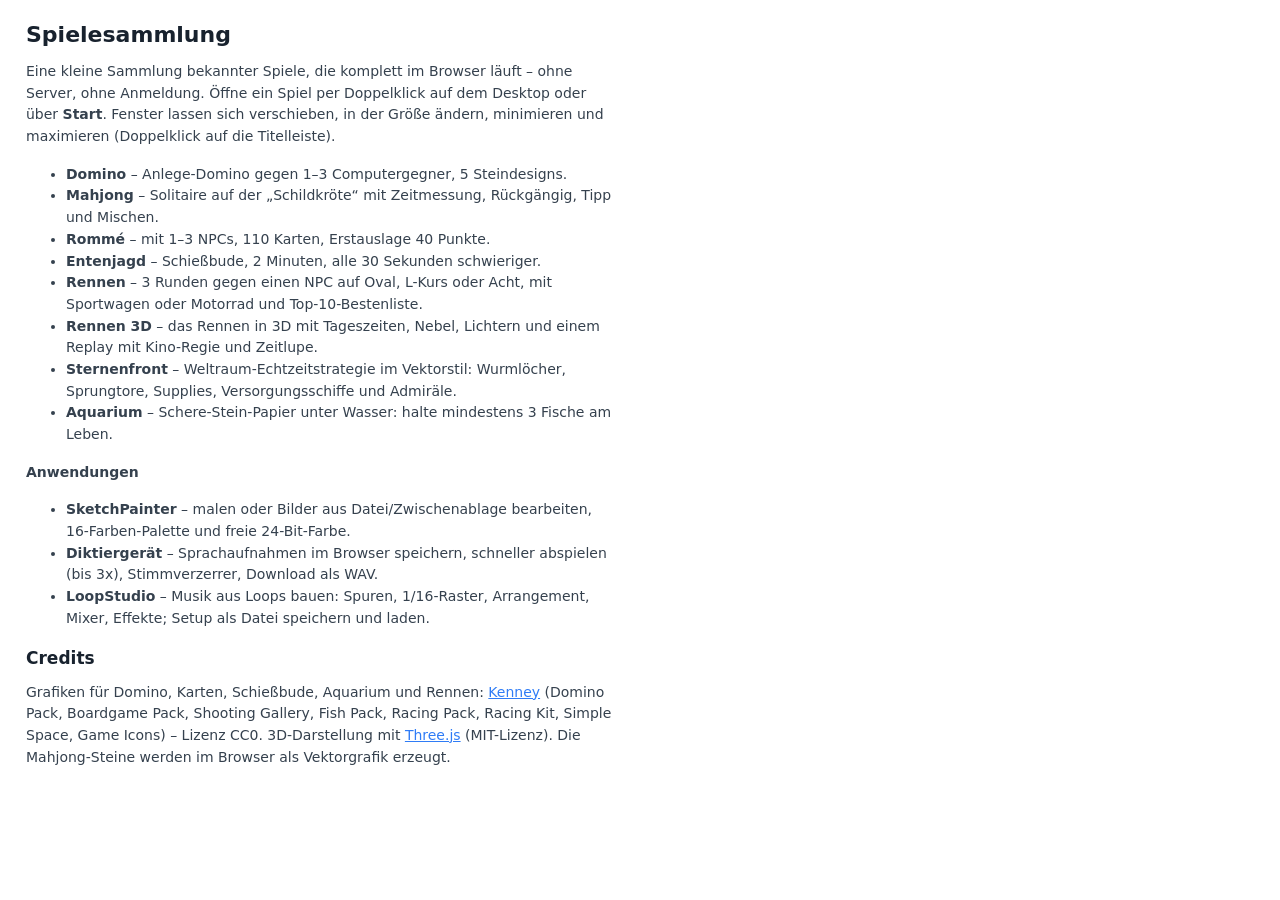
<file: apps/about.html>
<!doctype html>
<html lang="de">
<head>
<meta charset="utf-8">
<meta name="viewport" content="width=device-width, initial-scale=1">
<title>Über</title>
<link rel="stylesheet" href="../games/common.css">
<style>
  body { background: rgba(255,255,255,.75); overflow: auto; user-select: text; }
  main { padding: 22px 26px; max-width: 640px; }
  h1 { font-size: 22px; margin: 0 0 6px; }
  p, li { font-size: 14px; line-height: 1.55; color: #35414e; }
  a { color: var(--accent); }
</style>
</head>
<body>
<main>
  <h1>Spielesammlung</h1>
  <p>Eine kleine Sammlung bekannter Spiele, die komplett im Browser läuft – ohne Server, ohne Anmeldung.
  Öffne ein Spiel per Doppelklick auf dem Desktop oder über <b>Start</b>. Fenster lassen sich verschieben,
  in der Größe ändern, minimieren und maximieren (Doppelklick auf die Titelleiste).</p>
  <ul>
    <li><b>Domino</b> – Anlege-Domino gegen 1–3 Computergegner, 5 Steindesigns.</li>
    <li><b>Mahjong</b> – Solitaire auf der „Schildkröte“ mit Zeitmessung, Rückgängig, Tipp und Mischen.</li>
    <li><b>Rommé</b> – mit 1–3 NPCs, 110 Karten, Erstauslage 40 Punkte.</li>
    <li><b>Entenjagd</b> – Schießbude, 2 Minuten, alle 30 Sekunden schwieriger.</li>
    <li><b>Rennen</b> – 3 Runden gegen einen NPC auf Oval, L-Kurs oder Acht, mit Sportwagen oder Motorrad und Top-10-Bestenliste.</li>
    <li><b>Rennen 3D</b> – das Rennen in 3D mit Tageszeiten, Nebel, Lichtern und einem Replay mit Kino-Regie und Zeitlupe.</li>
    <li><b>Sternenfront</b> – Weltraum-Echtzeitstrategie im Vektorstil: Wurmlöcher, Sprungtore, Supplies, Versorgungsschiffe und Admiräle.</li>
    <li><b>Aquarium</b> – Schere-Stein-Papier unter Wasser: halte mindestens 3 Fische am Leben.</li>
  </ul>
  <p><b>Anwendungen</b></p>
  <ul>
    <li><b>SketchPainter</b> – malen oder Bilder aus Datei/Zwischenablage bearbeiten, 16-Farben-Palette und freie 24-Bit-Farbe.</li>
    <li><b>Diktiergerät</b> – Sprachaufnahmen im Browser speichern, schneller abspielen (bis 3x), Stimmverzerrer, Download als WAV.</li>
    <li><b>LoopStudio</b> – Musik aus Loops bauen: Spuren, 1/16-Raster, Arrangement, Mixer, Effekte; Setup als Datei speichern und laden.</li>
  </ul>
  <h1 style="font-size:17px;margin-top:18px">Credits</h1>
  <p>Grafiken für Domino, Karten, Schießbude, Aquarium und Rennen: <a href="https://www.kenney.nl" target="_blank" rel="noopener">Kenney</a>
  (Domino Pack, Boardgame Pack, Shooting Gallery, Fish Pack, Racing Pack, Racing Kit, Simple Space, Game Icons) – Lizenz CC0.
  3D-Darstellung mit <a href="https://threejs.org" target="_blank" rel="noopener">Three.js</a> (MIT-Lizenz).
  Die Mahjong-Steine werden im Browser als Vektorgrafik erzeugt.</p>
</main>
</body>
</html>
</file>
<file: css/os.css>
:root {
  --taskbar-w: 208px;
  --glass-bg: rgba(255, 255, 255, 0.22);
  --glass-bg-strong: rgba(255, 255, 255, 0.38);
  --glass-border: rgba(255, 255, 255, 0.45);
  --glass-shadow: 0 18px 50px rgba(20, 30, 45, 0.28), 0 2px 8px rgba(20, 30, 45, 0.12);
  --text: #18222e;
  --text-dim: rgba(24, 34, 46, 0.62);
  --accent: #2f7cf6;
  --radius: 14px;
  font-family: "Segoe UI Variable", "Segoe UI", system-ui, -apple-system, "Helvetica Neue", Arial, sans-serif;
  color: var(--text);
}

* { box-sizing: border-box; }

html, body {
  margin: 0;
  height: 100%;
  overflow: hidden;
}

body {
  background: #b9c0c2 url("../assets/wallpaper.jpg") center / cover no-repeat fixed;
  -webkit-font-smoothing: antialiased;
  user-select: none;
}

button { font: inherit; color: inherit; }

.glass {
  background: var(--glass-bg);
  border: 1px solid var(--glass-border);
  box-shadow: var(--glass-shadow);
  backdrop-filter: blur(22px) saturate(160%);
  -webkit-backdrop-filter: blur(22px) saturate(160%);
}

/* ---------------- Taskleiste (links) ---------------- */
.taskbar {
  position: fixed;
  z-index: 100000;
  left: 10px; top: 10px; bottom: 10px;
  width: var(--taskbar-w);
  border-radius: 18px;
  display: flex;
  flex-direction: column;
  padding: 10px;
  gap: 6px;
}

.start-btn, .task {
  display: flex;
  align-items: center;
  gap: 10px;
  width: 100%;
  border: 1px solid transparent;
  background: transparent;
  border-radius: 10px;
  padding: 9px 10px;
  cursor: pointer;
  text-align: left;
  transition: background .15s, border-color .15s;
}
.start-btn { font-weight: 700; font-size: 15px; letter-spacing: .3px; justify-content: center; }
.start-btn:hover, .task:hover { background: rgba(255, 255, 255, 0.35); }
.start-btn[aria-expanded="true"] { background: rgba(255, 255, 255, 0.5); }

.task-sep { height: 1px; background: rgba(24, 34, 46, 0.12); margin: 2px 6px; }

.tasks { flex: 1; overflow-y: auto; display: flex; flex-direction: column; gap: 4px; }
.tasks:empty::after {
  content: "Keine Anwendungen geöffnet";
  font-size: 12px; color: var(--text-dim); padding: 8px 10px;
}
.task { position: relative; font-size: 14px; }
.task .t-icon { width: 24px; height: 24px; flex: none; }
.task .t-icon svg { width: 100%; height: 100%; }
.task .t-name { overflow: hidden; text-overflow: ellipsis; white-space: nowrap; }
.task::before {
  content: ""; position: absolute; left: -4px; top: 50%;
  width: 4px; height: 0; border-radius: 4px;
  background: var(--accent); transform: translateY(-50%);
  transition: height .15s;
}
.task.active { background: rgba(255, 255, 255, 0.55); border-color: rgba(255,255,255,.6); }
.task.active::before { height: 60%; }
.task.minimized { opacity: .7; }

.tray { border-top: 1px solid rgba(24, 34, 46, 0.12); padding-top: 8px; }
.clock { display: flex; flex-direction: column; align-items: center; line-height: 1.2; }
.clock .time { font-size: 20px; font-weight: 600; letter-spacing: .5px; }
.clock .date { font-size: 12px; color: var(--text-dim); }

/* ---------------- Startmenü ---------------- */
.start-menu {
  position: fixed;
  z-index: 100001;
  left: calc(var(--taskbar-w) + 20px);
  top: 10px;
  width: 300px;
  border-radius: 18px;
  padding: 14px;
  background: var(--glass-bg-strong);
  animation: pop .14s ease-out;
}
.start-menu[hidden] { display: none; }
.start-head { font-size: 13px; font-weight: 600; color: var(--text-dim); padding: 2px 8px 10px; text-transform: uppercase; letter-spacing: .8px; }
.start-list { display: flex; flex-direction: column; gap: 2px; }
.start-item {
  display: flex; align-items: center; gap: 12px;
  border: 0; background: transparent; border-radius: 10px;
  padding: 8px; cursor: pointer; text-align: left;
}
.start-item:hover, .start-item:focus-visible { background: rgba(255,255,255,.55); outline: none; }
.start-item .s-icon { width: 34px; height: 34px; flex: none; }
.start-item .s-icon svg { width: 100%; height: 100%; }
.start-item b { display: block; font-weight: 600; font-size: 14px; }
.start-item small { color: var(--text-dim); font-size: 12px; }

.start-menu { max-height: calc(100vh - 20px); overflow-y: auto; }
.grp-head { width: 100%; }
.grp-head b { font-size: 14px; }
.grp-head .chev {
  margin-left: auto; width: 9px; height: 9px; flex: none;
  border-right: 2px solid var(--text-dim); border-bottom: 2px solid var(--text-dim);
  transform: rotate(-45deg); transition: transform .15s; margin-right: 6px;
}
.grp-head[aria-expanded="true"] .chev { transform: rotate(45deg); }
.grp-head[aria-expanded="true"] { background: rgba(255,255,255,.35); }
.grp-items { display: flex; flex-direction: column; gap: 2px; padding: 2px 0 6px 18px; margin-left: 16px; border-left: 2px solid rgba(24,34,46,.1); }
.grp-items[hidden] { display: none; }
.start-item.sub { padding: 6px 8px; }
.start-item.sub .s-icon { width: 28px; height: 28px; }

@keyframes pop { from { opacity: 0; transform: translateY(-6px) scale(.98); } }

/* ---------------- Desktop ---------------- */
.desktop {
  position: fixed;
  inset: 0 0 0 calc(var(--taskbar-w) + 20px);
}
.icons {
  position: absolute; top: 16px; left: 10px;
  display: grid;
  grid-auto-flow: column;
  grid-template-rows: repeat(auto-fill, 104px);
  gap: 8px;
  max-height: calc(100% - 32px);
}
.icon {
  width: 92px; height: 104px;
  border: 1px solid transparent; border-radius: 12px;
  background: transparent;
  display: flex; flex-direction: column; align-items: center; justify-content: flex-start;
  gap: 6px; padding: 10px 4px 6px;
  cursor: pointer;
  color: #fff;
  text-shadow: 0 1px 3px rgba(0,0,0,.65);
  font-size: 13px;
}
.icon .d-icon {
  width: 52px; height: 52px; border-radius: 14px;
  display: grid; place-items: center;
  background: rgba(255,255,255,.35);
  border: 1px solid rgba(255,255,255,.55);
  backdrop-filter: blur(10px); -webkit-backdrop-filter: blur(10px);
  box-shadow: 0 6px 16px rgba(0,0,0,.18);
}
.icon .d-icon svg { width: 38px; height: 38px; }
.icon:hover, .icon:focus-visible { background: rgba(255,255,255,.18); border-color: rgba(255,255,255,.35); outline: none; }
.icon.selected { background: rgba(255,255,255,.28); border-color: rgba(255,255,255,.55); }

/* ---------------- Fenster ---------------- */
.window {
  position: absolute;
  display: flex;
  flex-direction: column;
  border-radius: var(--radius);
  overflow: hidden;
  min-width: 320px;
  min-height: 220px;
  background: rgba(255,255,255,.26);
  transition: box-shadow .2s, opacity .16s, transform .16s;
  animation: winIn .18s ease-out;
}
@keyframes winIn { from { opacity: 0; transform: scale(.97); } }
.window.inactive { box-shadow: 0 10px 30px rgba(20,30,45,.18); }
.window.inactive .titlebar { opacity: .78; }
.window.minimized { display: none; }
.window.maximized { border-radius: 12px; }
.window.closing { opacity: 0; transform: scale(.97); }

.titlebar {
  display: flex; align-items: center; gap: 10px;
  height: 40px; flex: none;
  padding: 0 6px 0 12px;
  cursor: default;
  touch-action: none;
  border-bottom: 1px solid rgba(255,255,255,.4);
}
.win-icon { width: 20px; height: 20px; flex: none; }
.win-icon svg { width: 100%; height: 100%; }
.win-title { flex: 1; font-size: 14px; font-weight: 600; white-space: nowrap; overflow: hidden; text-overflow: ellipsis; }
.win-controls { display: flex; gap: 4px; }
.wc {
  width: 34px; height: 28px; border-radius: 8px;
  border: 0; background: transparent; cursor: pointer;
  display: grid; place-items: center;
}
.wc svg { width: 12px; height: 12px; fill: none; stroke: var(--text); stroke-width: 1.4; stroke-linecap: round; }
.wc:hover { background: rgba(255,255,255,.5); }
.wc.close:hover { background: #e5484d; }
.wc.close:hover svg { stroke: #fff; }

.win-body { position: relative; flex: 1; background: rgba(250, 251, 252, .55); }
.win-body iframe { position: absolute; inset: 0; width: 100%; height: 100%; border: 0; display: block; background: transparent; }
.window.dragging iframe, body.dragging iframe { pointer-events: none; }
body.dragging { cursor: grabbing; }

.resize-handle {
  position: absolute; right: 0; bottom: 0; width: 18px; height: 18px;
  cursor: nwse-resize; touch-action: none;
}
.resize-handle::after {
  content: ""; position: absolute; right: 4px; bottom: 4px; width: 8px; height: 8px;
  border-right: 2px solid rgba(24,34,46,.35); border-bottom: 2px solid rgba(24,34,46,.35);
  border-radius: 0 0 3px 0;
}
.window.maximized .resize-handle { display: none; }

/* ---------------- Schmale Bildschirme ---------------- */
@media (max-width: 760px) and (orientation: landscape), (max-height: 520px) and (orientation: landscape) {
  :root { --taskbar-w: 64px; }
  .taskbar { left: 6px; top: 6px; bottom: 6px; padding: 8px 6px; border-radius: 14px; }
  .task .t-name, .tasks:empty::after { display: none; }
  .start-btn { font-size: 12px; }
  .start-btn, .task { justify-content: center; padding: 9px 0; }
  .clock .date { display: none; }
  .clock .time { font-size: 14px; }
  .start-menu { left: 76px; top: 6px; width: min(300px, calc(100vw - 86px)); }
  .desktop { left: 76px; }
  .icons { left: 0; top: 8px; }
  .icon { width: 84px; }
}

/* ---------------- Hochformat (Smartphone): Taskleiste unten ---------------- */
@media (orientation: portrait) {
  :root { --bar-h: 60px; }
  .taskbar {
    left: 6px; right: 6px; top: auto; bottom: calc(6px + env(safe-area-inset-bottom));
    width: auto; height: var(--bar-h);
    flex-direction: row; align-items: center;
    padding: 6px 8px; gap: 6px; border-radius: 16px;
  }
  .start-btn { width: auto; flex: none; padding: 0 14px; height: 44px; font-size: 14px; }
  .task-sep { width: 1px; height: 60%; margin: 0 2px; }
  .tasks { flex-direction: row; overflow-x: auto; overflow-y: hidden; gap: 4px; scrollbar-width: none; }
  .tasks:empty::after { display: none; }
  .task { width: 46px; height: 46px; padding: 0; flex: none; justify-content: center; }
  .task .t-name { display: none; }
  .task .t-icon { width: 30px; height: 30px; }
  .task::before { left: 50%; top: auto; bottom: -3px; width: 0; height: 3px; transform: translateX(-50%); transition: width .15s; }
  .task.active::before { width: 50%; height: 3px; }
  .tray { border-top: 0; border-left: 1px solid rgba(24,34,46,.12); padding: 0 4px 0 10px; }
  .clock .date { display: none; }
  .clock .time { font-size: 15px; }
  .desktop { inset: 0 0 calc(var(--bar-h) + 12px + env(safe-area-inset-bottom)) 0; }
  .start-menu {
    left: 6px; top: auto; bottom: calc(var(--bar-h) + 14px + env(safe-area-inset-bottom));
    width: min(340px, calc(100vw - 12px));
    max-height: calc(100vh - var(--bar-h) - 30px);
  }
  .icons {
    left: 8px; right: 8px; top: 12px;
    grid-auto-flow: row; grid-template-rows: none;
    grid-template-columns: repeat(auto-fill, 84px); justify-content: space-evenly;
  }
  .icon { width: 84px; }
  .window.maximized { border-radius: 0 0 14px 14px; }
}

@media (prefers-reduced-motion: reduce) {
  *, *::before, *::after { animation: none !important; transition: none !important; }
}

/* ================================================================
   Gemeinsam: Elemente des Cyberpunk-Designs sind im Normal-Design aus
   ================================================================ */
.cp-center, .cp-lang, .win-path, .win-status { display: none; }
.wc.fill svg { stroke-width: 1.3; }

/* ---------------- Auf Webseite füllen ---------------- */
.window.filled {
  position: fixed !important;
  left: 0 !important; top: 0 !important; width: 100vw !important; height: 100vh !important; height: 100dvh !important;
  z-index: 300000 !important;
  border-radius: 0 !important; border: 0 !important;
}
.window.filled .titlebar, .window.filled .resize-handle, .window.filled .win-status { display: none !important; }
.fill-exit {
  /* schmale Lasche oben in der Mitte – fährt erst beim Darüberfahren aus, damit sie die Spiel-Bedienung nicht verdeckt */
  display: none; position: absolute; left: 50%; top: 0; z-index: 5;
  transform: translate(-50%, calc(-100% + 9px)); transition: transform .18s ease, opacity .18s;
  align-items: center; gap: 6px; padding: 7px 14px 5px; border-radius: 0 0 12px 12px;
  border: 1px solid rgba(255,255,255,.55); border-top: 0; background: rgba(20,28,38,.7); color: #fff;
  font: 600 12px system-ui, sans-serif; cursor: pointer; opacity: .75;
  backdrop-filter: blur(8px); -webkit-backdrop-filter: blur(8px);
}
.fill-exit::after { content: ""; position: absolute; left: 50%; bottom: 3px; width: 28px; height: 3px; margin-left: -14px; border-radius: 2px; background: currentColor; opacity: .8; }
.fill-exit svg { width: 14px; height: 14px; fill: none; stroke: currentColor; stroke-width: 1.4; stroke-linecap: round; }
.fill-exit span, .fill-exit svg { margin-bottom: 4px; }
.fill-exit:hover, .fill-exit:focus-visible, .fill-exit.peek { transform: translate(-50%, 0); opacity: 1; }
.window.filled .fill-exit { display: inline-flex; }
body.has-filled .taskbar, body.has-filled .start-menu { visibility: hidden; }
.theme-item .check { margin-left: auto; margin-right: 6px; opacity: 0; color: var(--accent); font-weight: 700; }
.theme-item[aria-checked="true"] .check { opacity: 1; }
.theme-sw { border-radius: 8px; border: 1px solid rgba(0,0,0,.15); }

/* ================================================================
   OS Design: Cyberpunk
   ================================================================ */
html[data-os="cyberpunk"] {
  --cp-red: #ff4f5a; --cp-red2: #ff6b73; --cp-pink: #f6b6bf; --cp-mint: #3ff2a5; --cp-purple: #b48cff;
  --cp-ink: #120a10; --cp-panel: rgba(14, 9, 18, .88); --cp-seg: rgba(14, 9, 18, .94);
  --cp-line: rgba(255, 79, 90, .38); --cp-dim: rgba(246, 182, 191, .55);
  --cp-mono: "GeistMono Nerd Font", "Geist Mono", "JetBrains Mono", "Fira Code", ui-monospace, "SFMono-Regular", Menlo, Consolas, monospace;
  --text: var(--cp-pink); --text-dim: var(--cp-dim); --accent: var(--cp-red);
  font-family: var(--cp-mono);
}
html[data-os="cyberpunk"] body {
  background:
    repeating-linear-gradient(0deg, rgba(255,255,255,.018) 0 1px, transparent 1px 3px),
    radial-gradient(110% 65% at 78% -12%, rgba(124, 72, 176, .9) 0%, rgba(86, 44, 128, .45) 38%, transparent 70%),
    radial-gradient(70% 55% at -5% 105%, rgba(255, 60, 92, .22) 0%, transparent 62%),
    radial-gradient(55% 45% at 105% 100%, rgba(255, 90, 70, .12) 0%, transparent 60%),
    linear-gradient(180deg, #3b2453 0%, #26172f 32%, #150e1a 66%, #09070b 100%);
  background-attachment: fixed;
  color: var(--cp-pink);
}
html[data-os="cyberpunk"] .glass {
  background: var(--cp-panel);
  border: 1px solid var(--cp-line);
  box-shadow: 0 18px 44px rgba(0,0,0,.55), 0 0 28px rgba(255, 60, 90, .12);
  backdrop-filter: blur(12px) saturate(120%); -webkit-backdrop-filter: blur(12px) saturate(120%);
}

/* ---------- Startmenü ---------- */
html[data-os="cyberpunk"] .start-menu { border-radius: 4px 18px 4px 4px; background: rgba(12, 8, 15, .95); }
html[data-os="cyberpunk"] .start-head { color: var(--cp-purple); text-transform: none; letter-spacing: 0; font-size: 13px; }
html[data-os="cyberpunk"] .start-head::before { content: "# ══ "; }
html[data-os="cyberpunk"] .start-head::after { content: " ══ #"; }
html[data-os="cyberpunk"] .start-item { border-radius: 0; color: var(--cp-pink); }
html[data-os="cyberpunk"] .start-item b { font-weight: 600; color: var(--cp-red2); }
html[data-os="cyberpunk"] .start-item small { color: var(--cp-dim); }
html[data-os="cyberpunk"] .start-item:hover, html[data-os="cyberpunk"] .start-item:focus-visible { background: var(--cp-red); }
html[data-os="cyberpunk"] .start-item:hover b, html[data-os="cyberpunk"] .start-item:hover small,
html[data-os="cyberpunk"] .start-item:focus-visible b, html[data-os="cyberpunk"] .start-item:focus-visible small { color: var(--cp-ink); }
html[data-os="cyberpunk"] .grp-head[aria-expanded="true"] { background: rgba(255, 79, 90, .14); }
html[data-os="cyberpunk"] .grp-head .chev { border-color: var(--cp-red); }
html[data-os="cyberpunk"] .grp-items { border-left: 1px dashed var(--cp-line); }
html[data-os="cyberpunk"] .s-icon svg, html[data-os="cyberpunk"] .d-icon svg, html[data-os="cyberpunk"] .t-icon svg { filter: drop-shadow(0 0 4px rgba(255, 79, 90, .45)); }
html[data-os="cyberpunk"] .theme-sw { border-radius: 2px; border-color: var(--cp-line); }

/* ---------- Desktop-Symbole ---------- */
html[data-os="cyberpunk"] .icon { color: var(--cp-pink); text-shadow: 0 0 6px rgba(255, 79, 90, .7); font-size: 12px; border-radius: 2px; }
html[data-os="cyberpunk"] .icon .d-icon { border-radius: 4px 14px 4px 4px; background: rgba(14, 9, 18, .75); border-color: var(--cp-line); box-shadow: 0 0 14px rgba(255, 60, 90, .15); }
html[data-os="cyberpunk"] .icon:hover, html[data-os="cyberpunk"] .icon:focus-visible { background: rgba(255, 79, 90, .12); border-color: var(--cp-line); }
html[data-os="cyberpunk"] .icon.selected { background: rgba(255, 79, 90, .28); border-color: var(--cp-red); }

/* ---------- Fenster ---------- */
html[data-os="cyberpunk"] .window {
  background: rgba(11, 7, 14, .92);
  border: 1px solid rgba(255, 79, 90, .26);
  border-radius: 22px 6px 6px 6px;
  box-shadow: 0 22px 50px rgba(0,0,0,.6), 0 0 36px rgba(255, 50, 80, .10);
}
html[data-os="cyberpunk"] .window.active-win { border-color: rgba(255, 79, 90, .75); box-shadow: 0 22px 50px rgba(0,0,0,.6), 0 0 0 1px rgba(255, 79, 90, .25), 0 0 42px rgba(255, 50, 80, .25); }
html[data-os="cyberpunk"] .window.inactive .titlebar { opacity: .6; }
html[data-os="cyberpunk"] .window.maximized { border-radius: 14px 4px 4px 4px; }
html[data-os="cyberpunk"] .titlebar { height: 32px; border-bottom: 1px solid rgba(255, 79, 90, .18); padding-left: 16px; font-size: 13px; }
html[data-os="cyberpunk"] .win-title { display: none; }
html[data-os="cyberpunk"] .win-path { display: block; flex: 1; color: var(--cp-red2); white-space: nowrap; overflow: hidden; text-overflow: ellipsis; }
html[data-os="cyberpunk"] .win-path b { font-weight: 500; color: var(--cp-red); }
html[data-os="cyberpunk"] .win-icon { width: 16px; height: 16px; }
html[data-os="cyberpunk"] .wc { width: 26px; height: 22px; border-radius: 0; border: 1px solid rgba(255, 79, 90, .35); }
html[data-os="cyberpunk"] .wc svg { stroke: var(--cp-red2); }
html[data-os="cyberpunk"] .wc:hover { background: var(--cp-red); }
html[data-os="cyberpunk"] .wc:hover svg { stroke: var(--cp-ink); }
html[data-os="cyberpunk"] .wc.close:hover { background: #ff2d3f; }
html[data-os="cyberpunk"] .win-body { background: #0b080e; }
html[data-os="cyberpunk"] .win-status {
  display: flex; flex: none; height: 18px; align-items: stretch; font-size: 11px; line-height: 18px;
  background: var(--cp-red); color: var(--cp-ink);
}
html[data-os="cyberpunk"] .win-status .m { background: var(--cp-ink); color: var(--cp-red); padding: 0 16px 0 10px; clip-path: polygon(0 0, 100% 0, calc(100% - 8px) 100%, 0 100%); font-weight: 700; }
html[data-os="cyberpunk"] .win-status .f { padding: 0 10px; white-space: nowrap; overflow: hidden; }
html[data-os="cyberpunk"] .win-status .sp { flex: 1; }
html[data-os="cyberpunk"] .win-status .r { padding: 0 12px; white-space: nowrap; }
html[data-os="cyberpunk"] .window.inactive .win-status { background: rgba(255, 79, 90, .45); }
html[data-os="cyberpunk"] .resize-handle::after { border-color: var(--cp-red); }
html[data-os="cyberpunk"] .fill-exit { border-radius: 0 0 4px 14px; border-color: var(--cp-red); background: rgba(14, 9, 18, .85); color: var(--cp-red2); font-family: var(--cp-mono); }

/* ---------- Taskleiste: Leiste oben (Querformat) ---------- */
@media (orientation: landscape) {
  html[data-os="cyberpunk"] .taskbar {
    left: 0; right: 0; top: 0; bottom: auto; width: auto; height: 30px;
    flex-direction: row; align-items: stretch; gap: 0; padding: 0;
    border: 0; border-radius: 0; background: transparent; box-shadow: none;
    backdrop-filter: none; -webkit-backdrop-filter: none;
    font-size: 13px;
  }
  html[data-os="cyberpunk"] .start-btn {
    width: auto; flex: none; justify-content: center; padding: 0 30px 0 16px; border-radius: 0; border: 0;
    background: var(--cp-red); color: var(--cp-ink); font-weight: 800; font-size: 13px; letter-spacing: 1px;
    clip-path: polygon(0 0, 100% 0, calc(100% - 16px) 100%, 0 100%);
  }
  html[data-os="cyberpunk"] .start-btn span::before { content: "Λ "; font-weight: 900; }
  html[data-os="cyberpunk"] .start-btn:hover, html[data-os="cyberpunk"] .start-btn[aria-expanded="true"] { background: var(--cp-red2); }
  html[data-os="cyberpunk"] .task-sep { display: none; }
  html[data-os="cyberpunk"] .tasks {
    flex: 0 1 auto; flex-direction: row; align-items: stretch; gap: 0; overflow: hidden;
    margin-left: -16px; padding: 0 30px 0 26px; background: var(--cp-seg);
    clip-path: polygon(16px 0, 100% 0, calc(100% - 16px) 100%, 0 100%);
  }
  html[data-os="cyberpunk"] .tasks:empty { padding-right: 46px; }
  html[data-os="cyberpunk"] .tasks:empty::after { content: "∅"; color: var(--cp-dim); padding: 0; align-self: center; font-size: 13px; }
  html[data-os="cyberpunk"] .task {
    width: auto; flex: none; height: 100%; padding: 0 10px; gap: 6px; border: 0; border-radius: 0;
    background: transparent; color: var(--cp-red2); font-size: 13px;
  }
  html[data-os="cyberpunk"] .task .t-icon { width: 16px; height: 16px; }
  html[data-os="cyberpunk"] .task .t-name { max-width: 120px; }
  html[data-os="cyberpunk"] .task:hover { background: rgba(255, 79, 90, .15); }
  html[data-os="cyberpunk"] .task.active { color: var(--cp-mint); background: transparent; }
  html[data-os="cyberpunk"] .task::before { left: 10px; right: 10px; top: auto; bottom: 0; width: auto; height: 2px; border-radius: 0; background: var(--cp-mint); transform: none; opacity: 0; transition: opacity .15s; }
  html[data-os="cyberpunk"] .task.active::before { height: 2px; opacity: 1; }
  html[data-os="cyberpunk"] .task.minimized { opacity: .55; }
  html[data-os="cyberpunk"] .cp-center { display: flex; position: absolute; left: 50%; top: 0; height: 30px; transform: translateX(-50%); }
  html[data-os="cyberpunk"] .cp-center span { display: flex; align-items: center; white-space: nowrap; font-size: 13px; }
  html[data-os="cyberpunk"] .cp-date, html[data-os="cyberpunk"] .cp-time { background: var(--cp-seg); color: var(--cp-red2); padding: 0 34px; font-variant-numeric: tabular-nums; }
  html[data-os="cyberpunk"] .cp-date { clip-path: polygon(0 0, 100% 0, 100% 100%, 16px 100%); }
  html[data-os="cyberpunk"] .cp-time { clip-path: polygon(0 0, 100% 0, calc(100% - 16px) 100%, 0 100%); }
  html[data-os="cyberpunk"] .cp-title {
    background: var(--cp-mint); color: #08140e; padding: 0 44px; min-width: 260px; justify-content: center; font-weight: 600;
    clip-path: polygon(0 0, 100% 0, calc(100% - 16px) 100%, 16px 100%); margin: 0 -16px; position: relative; z-index: 1;
    max-width: 34vw; overflow: hidden; text-overflow: ellipsis;
  }
  html[data-os="cyberpunk"] .tray {
    margin-left: auto; flex: none; display: flex; align-items: center; gap: 18px; padding: 0 16px 0 34px;
    border: 0; background: var(--cp-seg); clip-path: polygon(16px 0, 100% 0, 100% 100%, 0 100%);
  }
  html[data-os="cyberpunk"] .cp-lang { display: inline; color: var(--cp-red2); font-size: 13px; }
  html[data-os="cyberpunk"] .cp-lang::before { content: "▲ "; color: var(--cp-red); }
  html[data-os="cyberpunk"] .clock { flex-direction: row; gap: 10px; }
  html[data-os="cyberpunk"] .clock .time { font-size: 13px; font-weight: 600; color: var(--cp-red2); letter-spacing: 0; }
  html[data-os="cyberpunk"] .clock .date { display: none; }
  html[data-os="cyberpunk"] .desktop { inset: 34px 0 0 0; }
  html[data-os="cyberpunk"] .icons { left: 16px; top: 18px; }
  html[data-os="cyberpunk"] .start-menu { left: 6px; top: 36px; bottom: auto; width: 320px; }
}
/* schmale Querformate: nur das Nötigste in der Leiste */
@media (orientation: landscape) and (max-width: 1100px) {
  html[data-os="cyberpunk"] .cp-date, html[data-os="cyberpunk"] .cp-time { display: none !important; }
  html[data-os="cyberpunk"] .cp-title { min-width: 0; padding: 0 30px; }
}
@media (orientation: landscape) and (max-width: 760px), (orientation: landscape) and (max-height: 520px) {
  html[data-os="cyberpunk"] .task .t-name { display: none; }
  html[data-os="cyberpunk"] .cp-center { display: none; }
  html[data-os="cyberpunk"] .start-btn { font-size: 12px; }
}

/* ---------- Taskleiste im Hochformat: unten, im Neon-Stil ---------- */
@media (orientation: portrait) {
  html[data-os="cyberpunk"] .taskbar { border-radius: 4px 16px 4px 4px; }
  html[data-os="cyberpunk"] .start-btn { background: var(--cp-red); color: var(--cp-ink); border-radius: 0; clip-path: polygon(0 0, 100% 0, calc(100% - 10px) 100%, 0 100%); padding-right: 22px; }
  html[data-os="cyberpunk"] .task { border-radius: 0; }
  html[data-os="cyberpunk"] .task.active { background: rgba(63, 242, 165, .15); border-color: transparent; }
  html[data-os="cyberpunk"] .task::before { background: var(--cp-mint); }
  html[data-os="cyberpunk"] .tray { border-left-color: var(--cp-line); }
  html[data-os="cyberpunk"] .clock .time { color: var(--cp-red2); }
  html[data-os="cyberpunk"] .start-menu { border-radius: 4px 18px 4px 4px; }
}
</file>
<file: games/common.css>
/* Gemeinsame, schlichte Optik für alle Spiele */
:root {
  --ui-bg: rgba(255, 255, 255, 0.72);
  --ui-border: rgba(255, 255, 255, 0.85);
  --ui-text: #18222e;
  --ui-dim: rgba(24, 34, 46, 0.62);
  --accent: #2f7cf6;
  --danger: #e5484d;
  --ok: #2f9e5b;
  font-family: "Segoe UI Variable", "Segoe UI", system-ui, -apple-system, "Helvetica Neue", Arial, sans-serif;
  color: var(--ui-text);
}
* { box-sizing: border-box; }
html, body { margin: 0; height: 100%; overflow: hidden; }
body { -webkit-font-smoothing: antialiased; user-select: none; -webkit-user-select: none; }
button { font: inherit; color: inherit; }

.toolbar {
  display: flex; align-items: center; gap: 8px; flex-wrap: wrap;
  padding: 8px 12px;
  background: rgba(255,255,255,.62);
  border-bottom: 1px solid rgba(24,34,46,.08);
  backdrop-filter: blur(14px); -webkit-backdrop-filter: blur(14px);
  position: relative; z-index: 50;
}
.toolbar .spacer { flex: 1; }
.toolbar .stat { font-size: 14px; color: var(--ui-dim); white-space: nowrap; }
.toolbar .stat b { color: var(--ui-text); font-variant-numeric: tabular-nums; }

.btn {
  border: 1px solid rgba(24,34,46,.12);
  background: rgba(255,255,255,.85);
  border-radius: 9px;
  padding: 6px 12px;
  font-size: 14px;
  cursor: pointer;
  display: inline-flex; align-items: center; gap: 6px;
  transition: background .12s, transform .06s, box-shadow .12s;
  box-shadow: 0 1px 2px rgba(0,0,0,.05);
  white-space: nowrap;
  color: var(--ui-text);
}
.btn:hover { background: #fff; box-shadow: 0 2px 6px rgba(0,0,0,.08); }
.btn:active { transform: translateY(1px); }
.btn:disabled { opacity: .45; cursor: default; transform: none; }
.btn.primary { background: var(--accent); color: #fff; border-color: transparent; }
.btn.primary:hover { background: #1f6be6; }
.btn.danger { color: var(--danger); }

select.btn { appearance: auto; padding-right: 8px; }

/* Dialog / Overlay */
.overlay {
  position: absolute; inset: 0; z-index: 1000;
  display: grid; place-items: center;
  background: rgba(20, 28, 38, 0.32);
  backdrop-filter: blur(4px); -webkit-backdrop-filter: blur(4px);
  padding: 16px;
}
.overlay[hidden] { display: none; }
.panel {
  width: min(440px, 100%);
  max-height: 100%; overflow: auto;
  background: rgba(255,255,255,.88);
  border: 1px solid rgba(255,255,255,.95);
  border-radius: 16px;
  padding: 22px 24px;
  box-shadow: 0 24px 60px rgba(0,0,0,.25);
  backdrop-filter: blur(20px); -webkit-backdrop-filter: blur(20px);
  animation: pop .16s ease-out;
  color: var(--ui-text);
}
.panel h2 { margin: 0 0 8px; font-size: 22px; }
.panel p { margin: 6px 0 12px; line-height: 1.45; color: #35414e; font-size: 14px; }
.panel .row { display: flex; gap: 10px; align-items: center; justify-content: space-between; margin: 10px 0; font-size: 14px; }
.panel .actions { display: flex; gap: 8px; justify-content: flex-end; margin-top: 16px; flex-wrap: wrap; }
.panel ul { padding-left: 18px; margin: 6px 0 10px; font-size: 14px; line-height: 1.5; color: #35414e; }
@keyframes pop { from { opacity: 0; transform: translateY(6px) scale(.98); } }

.seg { display: inline-flex; border: 1px solid rgba(24,34,46,.12); border-radius: 9px; overflow: hidden; background: rgba(255,255,255,.8); }
.seg button { border: 0; background: transparent; padding: 6px 12px; cursor: pointer; font-size: 14px; }
.seg button + button { border-left: 1px solid rgba(24,34,46,.1); }
.seg button.on { background: var(--accent); color: #fff; }

.toast {
  position: absolute; left: 50%; bottom: 18px; transform: translateX(-50%);
  background: rgba(24,34,46,.86); color: #fff;
  padding: 8px 14px; border-radius: 10px; font-size: 14px;
  z-index: 900; pointer-events: none;
  opacity: 0; transition: opacity .2s;
  max-width: calc(100% - 32px); text-align: center;
}
.toast.show { opacity: 1; }

table.score { width: 100%; border-collapse: collapse; font-size: 14px; margin: 8px 0; }
table.score th, table.score td { padding: 6px 8px; text-align: left; border-bottom: 1px solid rgba(24,34,46,.08); }
table.score td.num, table.score th.num { text-align: right; font-variant-numeric: tabular-nums; }
</file>
